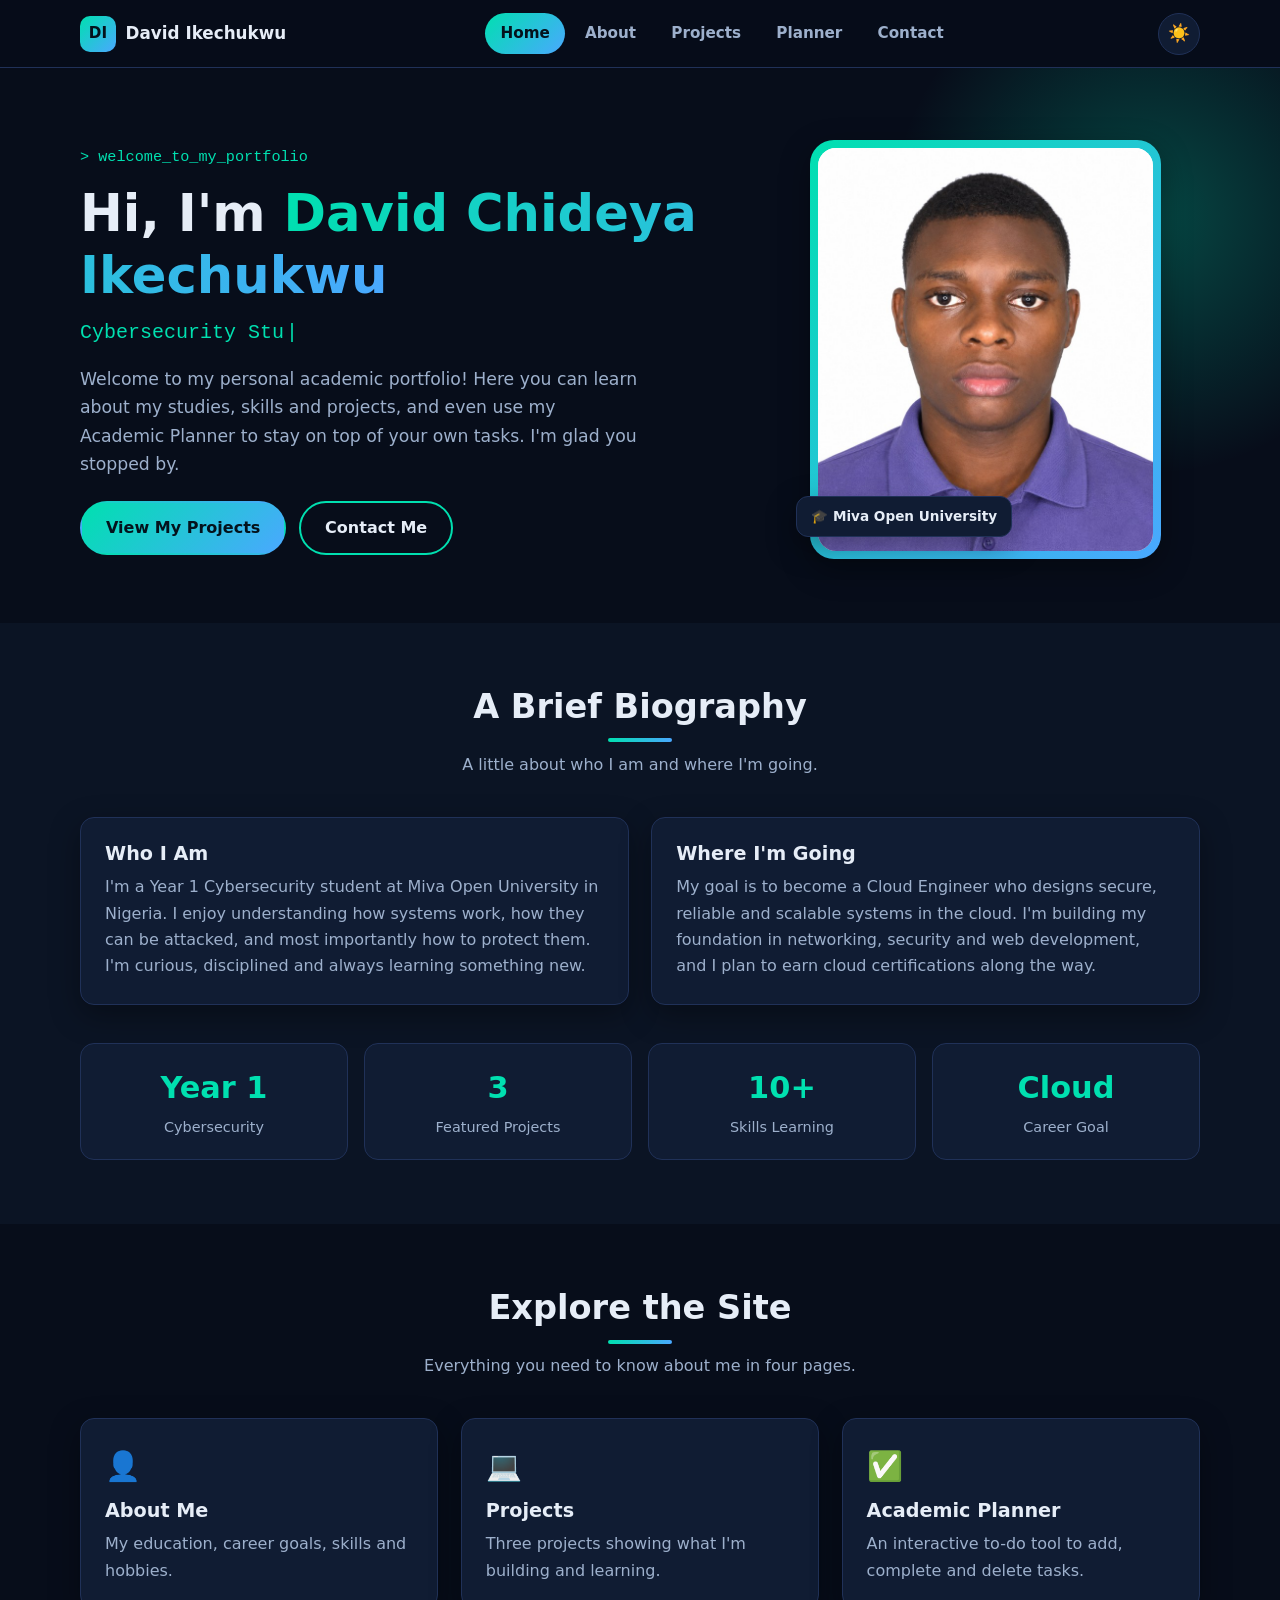
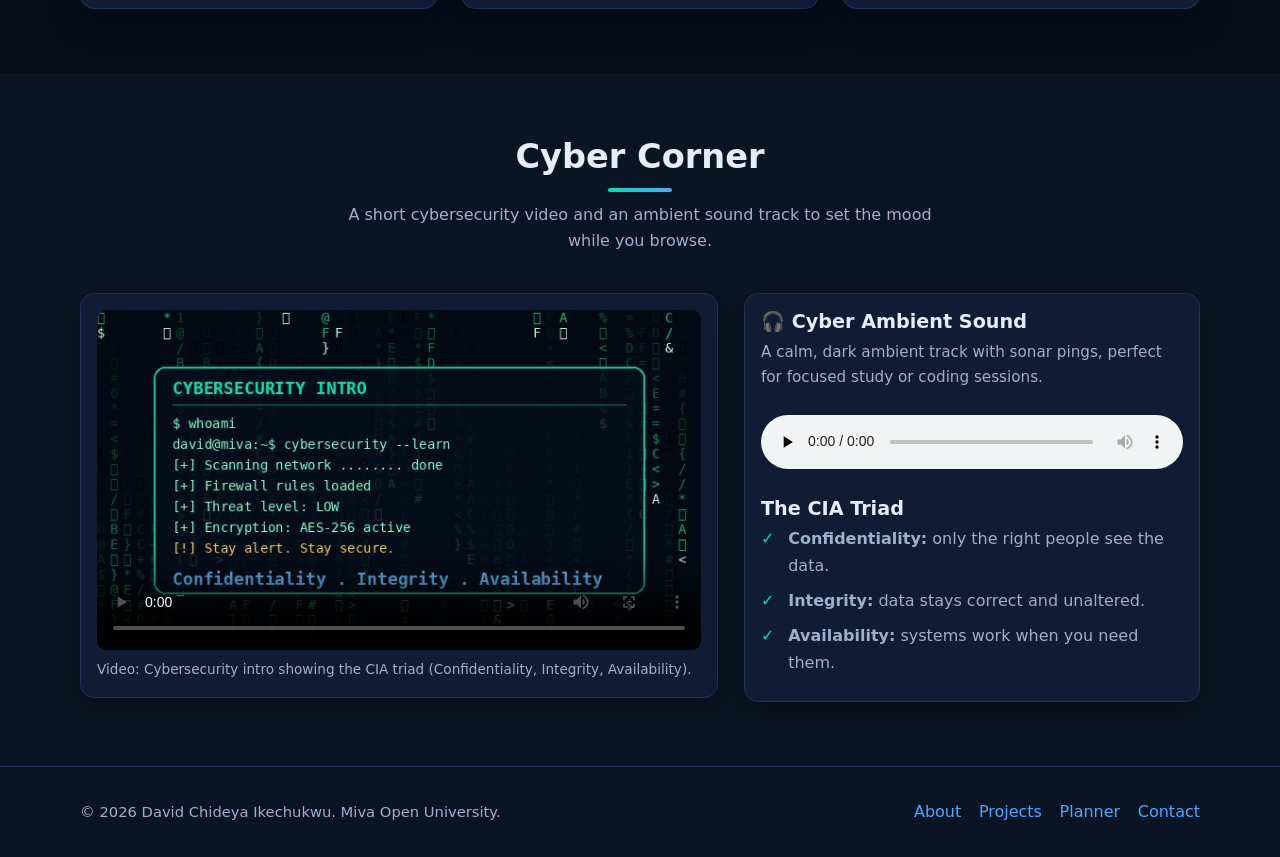
<file: index.html>
<!DOCTYPE html>
<html lang="en" data-theme="dark">
<head>
  <meta charset="UTF-8">
  <meta name="viewport" content="width=device-width, initial-scale=1.0">
  <meta name="description" content="Student portfolio of David Chideya Ikechukwu, a cybersecurity student at Miva Open University and aspiring cloud engineer.">
  <title>Home | David Chideya Ikechukwu</title>
  <link rel="icon" href="favicon.svg" type="image/svg+xml">
  <link rel="stylesheet" href="style.css">
  <script>
    /* Apply saved theme immediately to avoid a flash of the wrong colours */
    try { document.documentElement.setAttribute("data-theme", localStorage.getItem("portfolio-theme") || "dark"); } catch (e) {}
  </script>
  <script src="main.js"></script>
</head>
<body>
  <a class="skip-link" href="#main">Skip to main content</a>

  <header class="site-header">
    <div class="container nav-bar">
      <a class="brand" href="index.html" aria-label="David Ikechukwu home">
        <div class="brand-mark">DI</div>
        <span class="brand-name">David Ikechukwu</span>
      </a>
      <nav aria-label="Main navigation">
        <ul class="nav-links" id="navLinks">
          <li><a href="index.html" aria-current="page">Home</a></li>
          <li><a href="about.html">About</a></li>
          <li><a href="projects.html">Projects</a></li>
          <li><a href="planner.html">Planner</a></li>
          <li><a href="contact.html">Contact</a></li>
        </ul>
      </nav>
      <div class="nav-actions">
        <button class="icon-btn" id="themeToggle" type="button" aria-label="Toggle dark and light mode">&#9728;&#65039;</button>
        <button class="icon-btn menu-btn" id="menuToggle" type="button" aria-label="Open menu" aria-expanded="false" aria-controls="navLinks">&#9776;</button>
      </div>
    </div>
  </header>

  <main id="main">
    <!-- HERO -->
    <section class="hero" aria-labelledby="hero-title">
      <div class="container hero-grid">
        <div class="hero-text">
          <span class="eyebrow">&gt; welcome_to_my_portfolio</span>
          <h1 id="hero-title">Hi, I'm <span class="grad">David Chideya Ikechukwu</span></h1>
          <p class="typing" id="typing" aria-live="off">Cybersecurity Student</p>
          <p class="lead">Welcome to my personal academic portfolio! Here you can learn about my studies, skills and projects, and even use my Academic Planner to stay on top of your own tasks. I'm glad you stopped by.</p>
          <div class="hero-cta">
            <a class="btn btn-primary" href="projects.html">View My Projects</a>
            <a class="btn btn-outline" href="contact.html">Contact Me</a>
          </div>
        </div>
        <figure class="photo-frame">
          <img src="david.jpg" alt="Portrait photograph of David Chideya Ikechukwu in a purple polo shirt" width="700" height="822">
          <span class="photo-badge">&#127891; Miva Open University</span>
        </figure>
      </div>
    </section>

    <!-- BRIEF BIOGRAPHY -->
    <section class="section alt" aria-labelledby="bio-title">
      <div class="container">
        <div class="section-title reveal">
          <h2 id="bio-title">A Brief Biography</h2>
          <p>A little about who I am and where I'm going.</p>
        </div>
        <div class="grid grid-2">
          <article class="card reveal">
            <h3>Who I Am</h3>
            <p>I'm a Year 1 Cybersecurity student at Miva Open University in Nigeria. I enjoy understanding how systems work, how they can be attacked, and most importantly how to protect them. I'm curious, disciplined and always learning something new.</p>
          </article>
          <article class="card reveal">
            <h3>Where I'm Going</h3>
            <p>My goal is to become a Cloud Engineer who designs secure, reliable and scalable systems in the cloud. I'm building my foundation in networking, security and web development, and I plan to earn cloud certifications along the way.</p>
          </article>
        </div>

        <div class="stats reveal">
          <div class="stat"><strong>Year 1</strong><span>Cybersecurity</span></div>
          <div class="stat"><strong>3</strong><span>Featured Projects</span></div>
          <div class="stat"><strong>10+</strong><span>Skills Learning</span></div>
          <div class="stat"><strong>Cloud</strong><span>Career Goal</span></div>
        </div>
      </div>
    </section>

    <!-- WHAT YOU WILL FIND -->
    <section class="section" aria-labelledby="explore-title">
      <div class="container">
        <div class="section-title reveal">
          <h2 id="explore-title">Explore the Site</h2>
          <p>Everything you need to know about me in four pages.</p>
        </div>
        <div class="grid grid-3">
          <a class="card reveal" href="about.html" style="color:inherit">
            <div class="icon" aria-hidden="true">&#128100;</div>
            <h3>About Me</h3>
            <p>My education, career goals, skills and hobbies.</p>
          </a>
          <a class="card reveal" href="projects.html" style="color:inherit">
            <div class="icon" aria-hidden="true">&#128187;</div>
            <h3>Projects</h3>
            <p>Three projects showing what I'm building and learning.</p>
          </a>
          <a class="card reveal" href="planner.html" style="color:inherit">
            <div class="icon" aria-hidden="true">&#9989;</div>
            <h3>Academic Planner</h3>
            <p>An interactive to-do tool to add, complete and delete tasks.</p>
          </a>
        </div>
      </div>
    </section>

    <!-- CYBER CORNER (multimedia) -->
    <section class="section alt" aria-labelledby="cyber-title">
      <div class="container">
        <div class="section-title reveal">
          <h2 id="cyber-title">Cyber Corner</h2>
          <p>A short cybersecurity video and an ambient sound track to set the mood while you browse.</p>
        </div>
        <div class="media-grid">
          <figure class="media-box reveal">
            <video controls preload="metadata" poster="video-poster.jpg" aria-describedby="video-caption">
              <source src="cyber-intro.mp4" type="video/mp4">
              Your browser does not support the video tag.
            </video>
            <figcaption id="video-caption">Video: Cybersecurity intro showing the CIA triad (Confidentiality, Integrity, Availability).</figcaption>
          </figure>
          <div class="media-box reveal">
            <h3>&#127911; Cyber Ambient Sound</h3>
            <p>A calm, dark ambient track with sonar pings, perfect for focused study or coding sessions.</p>
            <audio controls loop preload="none">
              <source src="cyber-ambient.mp3" type="audio/mpeg">
              Your browser does not support the audio element.
            </audio>
            <h3 style="margin-top:1.2rem">The CIA Triad</h3>
            <ul class="check-list">
              <li><strong>Confidentiality:</strong> only the right people see the data.</li>
              <li><strong>Integrity:</strong> data stays correct and unaltered.</li>
              <li><strong>Availability:</strong> systems work when you need them.</li>
            </ul>
          </div>
        </div>
      </div>
    </section>
  </main>

  <footer class="site-footer">
    <div class="container footer-grid">
      <p>&copy; <span id="year">2026</span> David Chideya Ikechukwu. Miva Open University.</p>
      <ul class="footer-links">
        <li><a href="about.html">About</a></li>
        <li><a href="projects.html">Projects</a></li>
        <li><a href="planner.html">Planner</a></li>
        <li><a href="contact.html">Contact</a></li>
      </ul>
    </div>
  </footer>
</body>
</html>
</file>
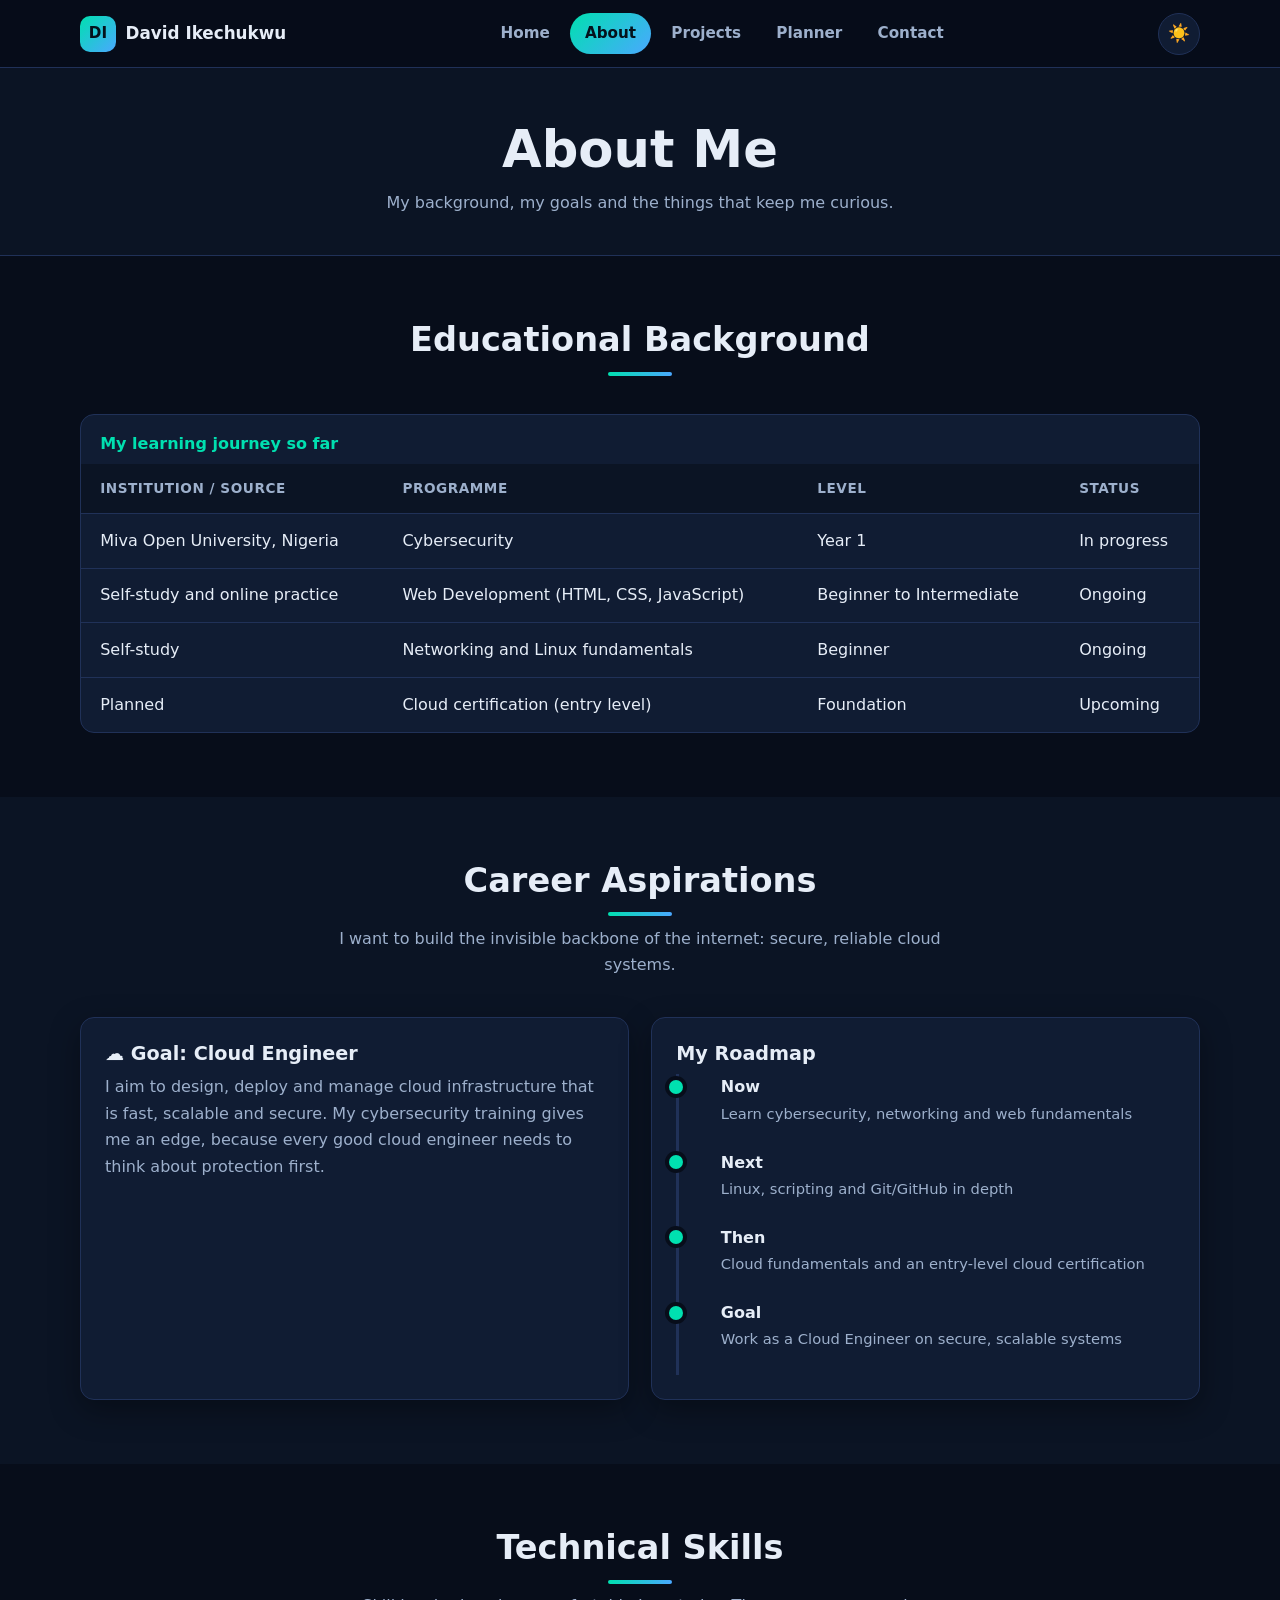
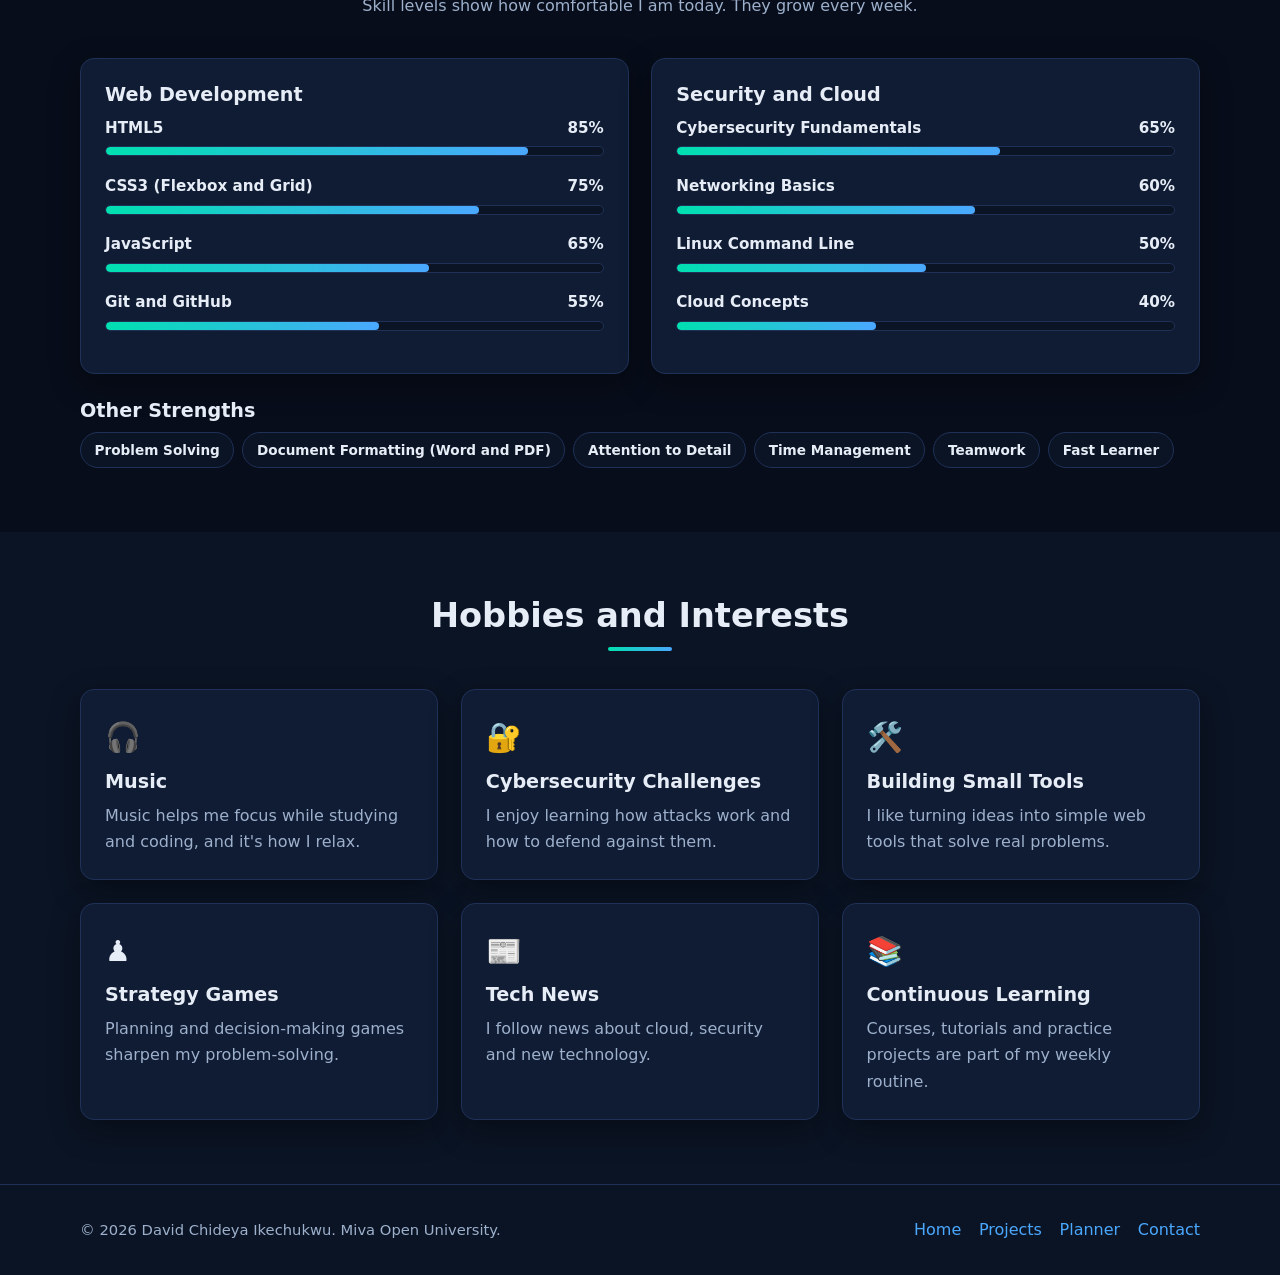
<file: about.html>
<!DOCTYPE html>
<html lang="en" data-theme="dark">
<head>
  <meta charset="UTF-8">
  <meta name="viewport" content="width=device-width, initial-scale=1.0">
  <meta name="description" content="About David Chideya Ikechukwu: education, career aspirations, technical skills, hobbies and interests.">
  <title>About Me | David Chideya Ikechukwu</title>
  <link rel="icon" href="favicon.svg" type="image/svg+xml">
  <link rel="stylesheet" href="style.css">
  <script>
    try { document.documentElement.setAttribute("data-theme", localStorage.getItem("portfolio-theme") || "dark"); } catch (e) {}
  </script>
  <script src="main.js"></script>
</head>
<body>
  <a class="skip-link" href="#main">Skip to main content</a>

  <header class="site-header">
    <div class="container nav-bar">
      <a class="brand" href="index.html" aria-label="David Ikechukwu home">
        <div class="brand-mark">DI</div>
        <span class="brand-name">David Ikechukwu</span>
      </a>
      <nav aria-label="Main navigation">
        <ul class="nav-links" id="navLinks">
          <li><a href="index.html">Home</a></li>
          <li><a href="about.html" aria-current="page">About</a></li>
          <li><a href="projects.html">Projects</a></li>
          <li><a href="planner.html">Planner</a></li>
          <li><a href="contact.html">Contact</a></li>
        </ul>
      </nav>
      <div class="nav-actions">
        <button class="icon-btn" id="themeToggle" type="button" aria-label="Toggle dark and light mode">&#9728;&#65039;</button>
        <button class="icon-btn menu-btn" id="menuToggle" type="button" aria-label="Open menu" aria-expanded="false" aria-controls="navLinks">&#9776;</button>
      </div>
    </div>
  </header>

  <main id="main">
    <section class="page-banner">
      <div class="container">
        <h1>About Me</h1>
        <p>My background, my goals and the things that keep me curious.</p>
      </div>
    </section>

    <!-- EDUCATION -->
    <section class="section" aria-labelledby="edu-title">
      <div class="container">
        <div class="section-title reveal"><h2 id="edu-title">Educational Background</h2></div>
        <div class="table-wrap reveal">
          <table>
            <caption>My learning journey so far</caption>
            <thead>
              <tr><th scope="col">Institution / Source</th><th scope="col">Programme</th><th scope="col">Level</th><th scope="col">Status</th></tr>
            </thead>
            <tbody>
              <tr><td>Miva Open University, Nigeria</td><td>Cybersecurity</td><td>Year 1</td><td>In progress</td></tr>
              <tr><td>Self-study and online practice</td><td>Web Development (HTML, CSS, JavaScript)</td><td>Beginner to Intermediate</td><td>Ongoing</td></tr>
              <tr><td>Self-study</td><td>Networking and Linux fundamentals</td><td>Beginner</td><td>Ongoing</td></tr>
              <tr><td>Planned</td><td>Cloud certification (entry level)</td><td>Foundation</td><td>Upcoming</td></tr>
            </tbody>
          </table>
        </div>
      </div>
    </section>

    <!-- CAREER ASPIRATIONS -->
    <section class="section alt" aria-labelledby="career-title">
      <div class="container">
        <div class="section-title reveal"><h2 id="career-title">Career Aspirations</h2>
          <p>I want to build the invisible backbone of the internet: secure, reliable cloud systems.</p>
        </div>
        <div class="grid grid-2">
          <article class="card reveal">
            <h3>&#9729;&#65039; Goal: Cloud Engineer</h3>
            <p>I aim to design, deploy and manage cloud infrastructure that is fast, scalable and secure. My cybersecurity training gives me an edge, because every good cloud engineer needs to think about protection first.</p>
          </article>
          <div class="card reveal">
            <h3>My Roadmap</h3>
            <ol class="timeline">
              <li><strong>Now</strong><span>Learn cybersecurity, networking and web fundamentals</span></li>
              <li><strong>Next</strong><span>Linux, scripting and Git/GitHub in depth</span></li>
              <li><strong>Then</strong><span>Cloud fundamentals and an entry-level cloud certification</span></li>
              <li><strong>Goal</strong><span>Work as a Cloud Engineer on secure, scalable systems</span></li>
            </ol>
          </div>
        </div>
      </div>
    </section>

    <!-- SKILLS -->
    <section class="section" aria-labelledby="skills-title">
      <div class="container">
        <div class="section-title reveal"><h2 id="skills-title">Technical Skills</h2>
          <p>Skill levels show how comfortable I am today. They grow every week.</p>
        </div>
        <div class="grid grid-2">
          <div class="card reveal">
            <h3>Web Development</h3>
            <div class="skill"><div class="skill-head"><span>HTML5</span><span>85%</span></div><div class="bar"><span data-level="85"></span></div></div>
            <div class="skill"><div class="skill-head"><span>CSS3 (Flexbox and Grid)</span><span>75%</span></div><div class="bar"><span data-level="75"></span></div></div>
            <div class="skill"><div class="skill-head"><span>JavaScript</span><span>65%</span></div><div class="bar"><span data-level="65"></span></div></div>
            <div class="skill"><div class="skill-head"><span>Git and GitHub</span><span>55%</span></div><div class="bar"><span data-level="55"></span></div></div>
          </div>
          <div class="card reveal">
            <h3>Security and Cloud</h3>
            <div class="skill"><div class="skill-head"><span>Cybersecurity Fundamentals</span><span>65%</span></div><div class="bar"><span data-level="65"></span></div></div>
            <div class="skill"><div class="skill-head"><span>Networking Basics</span><span>60%</span></div><div class="bar"><span data-level="60"></span></div></div>
            <div class="skill"><div class="skill-head"><span>Linux Command Line</span><span>50%</span></div><div class="bar"><span data-level="50"></span></div></div>
            <div class="skill"><div class="skill-head"><span>Cloud Concepts</span><span>40%</span></div><div class="bar"><span data-level="40"></span></div></div>
          </div>
        </div>
        <div class="reveal" style="margin-top:1.6rem">
          <h3>Other Strengths</h3>
          <ul class="tag-list">
            <li>Problem Solving</li>
            <li>Document Formatting (Word and PDF)</li>
            <li>Attention to Detail</li>
            <li>Time Management</li>
            <li>Teamwork</li>
            <li>Fast Learner</li>
          </ul>
        </div>
      </div>
    </section>

    <!-- HOBBIES -->
    <section class="section alt" aria-labelledby="hobby-title">
      <div class="container">
        <div class="section-title reveal"><h2 id="hobby-title">Hobbies and Interests</h2></div>
        <div class="grid grid-3">
          <article class="card reveal"><div class="icon" aria-hidden="true">&#127911;</div><h3>Music</h3><p>Music helps me focus while studying and coding, and it's how I relax.</p></article>
          <article class="card reveal"><div class="icon" aria-hidden="true">&#128272;</div><h3>Cybersecurity Challenges</h3><p>I enjoy learning how attacks work and how to defend against them.</p></article>
          <article class="card reveal"><div class="icon" aria-hidden="true">&#128736;&#65039;</div><h3>Building Small Tools</h3><p>I like turning ideas into simple web tools that solve real problems.</p></article>
          <article class="card reveal"><div class="icon" aria-hidden="true">&#9823;&#65039;</div><h3>Strategy Games</h3><p>Planning and decision-making games sharpen my problem-solving.</p></article>
          <article class="card reveal"><div class="icon" aria-hidden="true">&#128240;</div><h3>Tech News</h3><p>I follow news about cloud, security and new technology.</p></article>
          <article class="card reveal"><div class="icon" aria-hidden="true">&#128218;</div><h3>Continuous Learning</h3><p>Courses, tutorials and practice projects are part of my weekly routine.</p></article>
        </div>
      </div>
    </section>
  </main>

  <footer class="site-footer">
    <div class="container footer-grid">
      <p>&copy; <span id="year">2026</span> David Chideya Ikechukwu. Miva Open University.</p>
      <ul class="footer-links">
        <li><a href="index.html">Home</a></li>
        <li><a href="projects.html">Projects</a></li>
        <li><a href="planner.html">Planner</a></li>
        <li><a href="contact.html">Contact</a></li>
      </ul>
    </div>
  </footer>
</body>
</html>
</file>
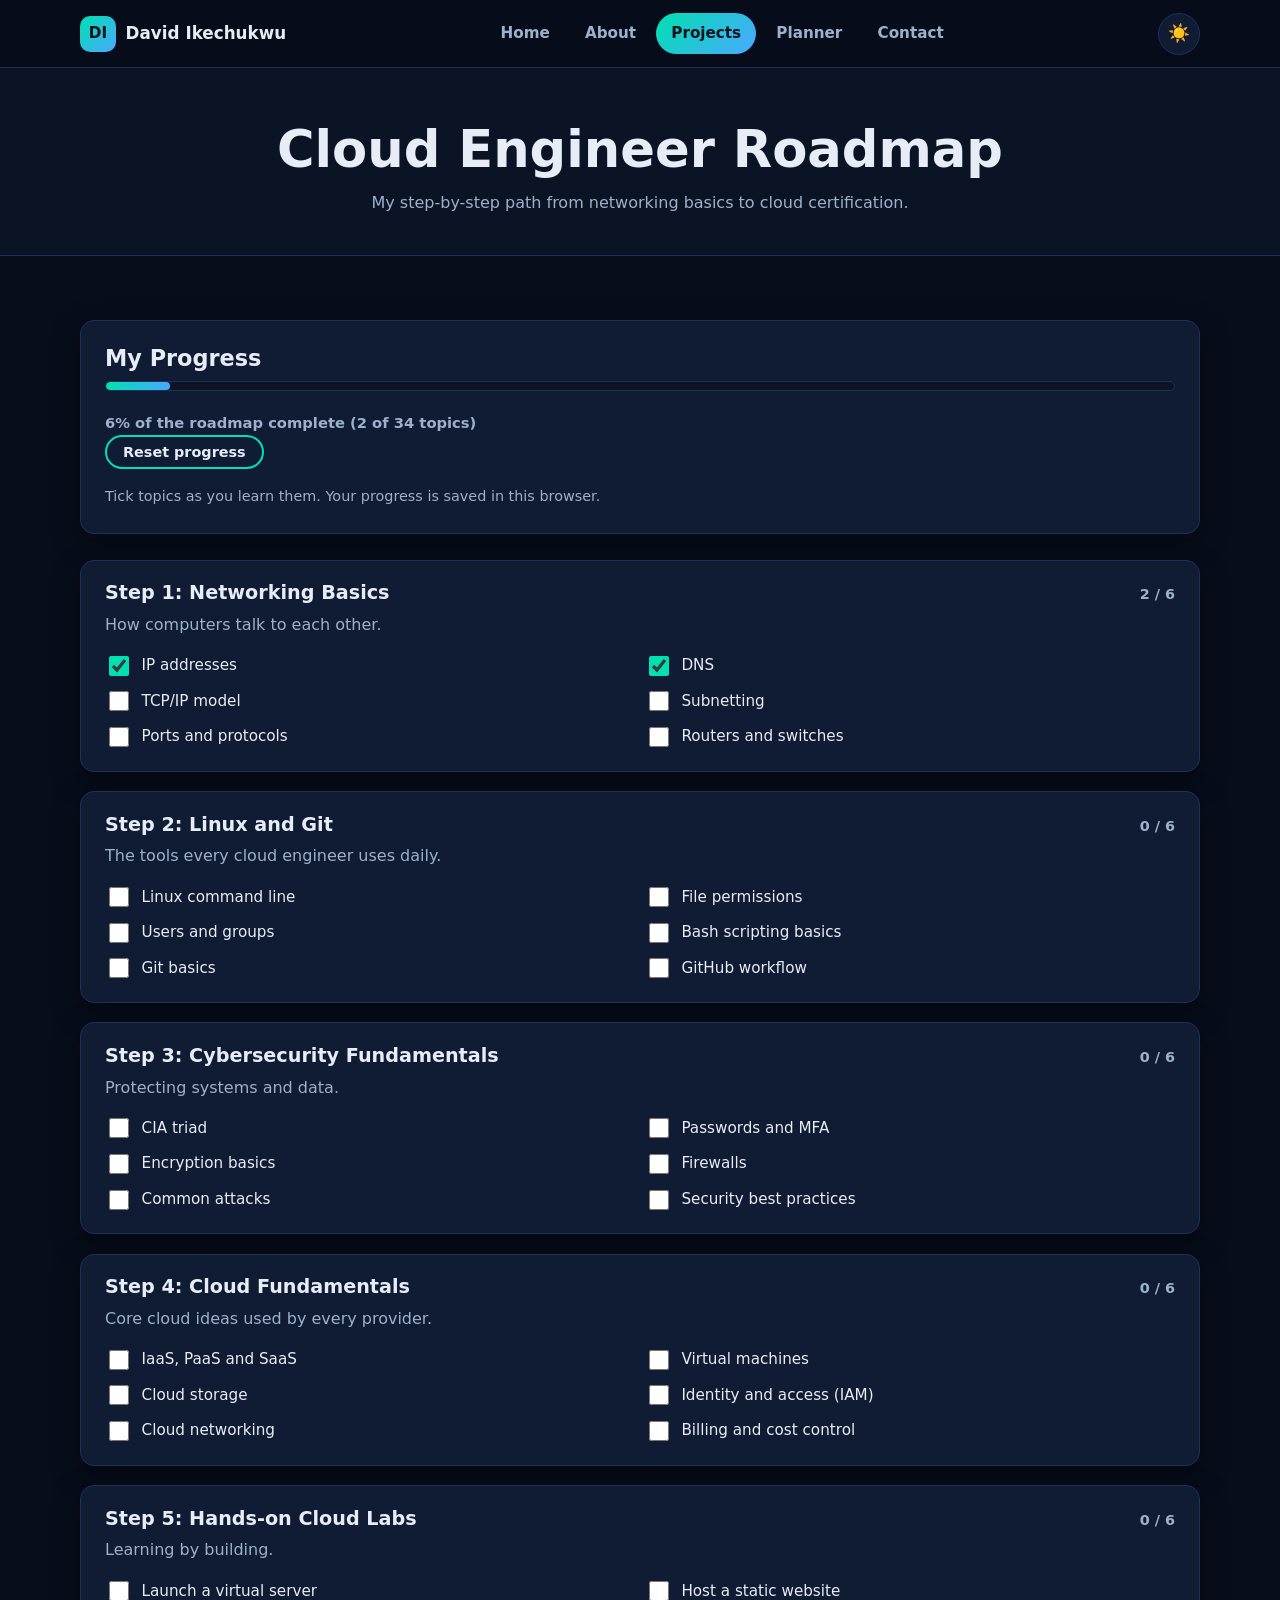
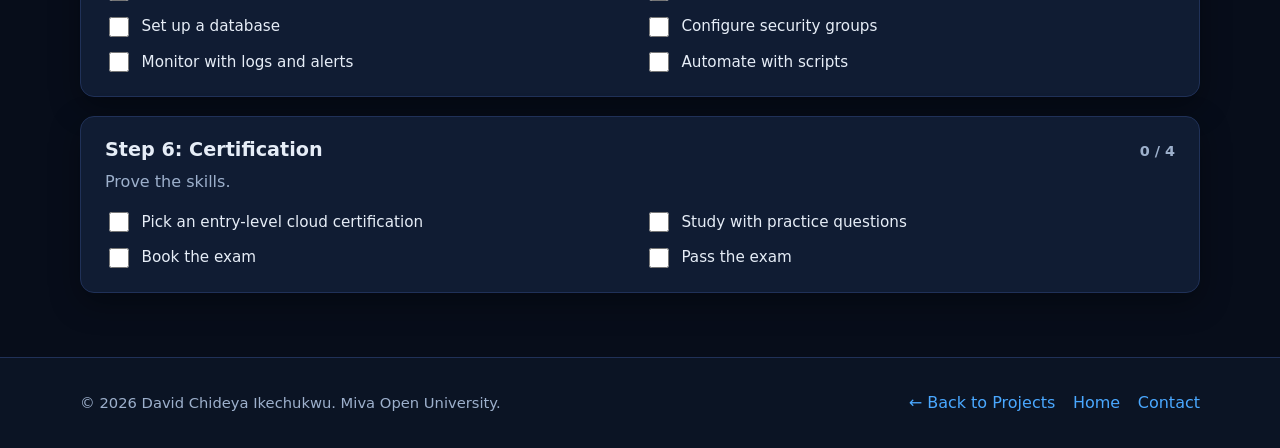
<file: cloud-roadmap.html>
<!DOCTYPE html>
<html lang="en" data-theme="dark">
<head>
  <meta charset="UTF-8">
  <meta name="viewport" content="width=device-width, initial-scale=1.0">
  <meta name="description" content="An interactive roadmap tracker for becoming a cloud engineer.">
  <title>Cloud Engineer Roadmap | David Chideya Ikechukwu</title>
  <link rel="icon" href="favicon.svg" type="image/svg+xml">
  <link rel="stylesheet" href="style.css">
  <script>
    try { document.documentElement.setAttribute("data-theme", localStorage.getItem("portfolio-theme") || "dark"); } catch (e) {}
  </script>
  <script src="main.js"></script>
  <script src="roadmap-demo.js" defer></script>
</head>
<body>
  <a class="skip-link" href="#main">Skip to main content</a>

  <header class="site-header">
    <div class="container nav-bar">
      <a class="brand" href="index.html" aria-label="David Ikechukwu home">
        <div class="brand-mark">DI</div>
        <span class="brand-name">David Ikechukwu</span>
      </a>
      <nav aria-label="Main navigation">
        <ul class="nav-links" id="navLinks">
          <li><a href="index.html">Home</a></li>
          <li><a href="about.html">About</a></li>
          <li><a href="projects.html" aria-current="page">Projects</a></li>
          <li><a href="planner.html">Planner</a></li>
          <li><a href="contact.html">Contact</a></li>
        </ul>
      </nav>
      <div class="nav-actions">
        <button class="icon-btn" id="themeToggle" type="button" aria-label="Toggle dark and light mode">&#9728;&#65039;</button>
        <button class="icon-btn menu-btn" id="menuToggle" type="button" aria-label="Open menu" aria-expanded="false" aria-controls="navLinks">&#9776;</button>
      </div>
    </div>
  </header>

  <main id="main">
    <section class="page-banner">
      <div class="container">
        <h1>Cloud Engineer Roadmap</h1>
        <p>My step-by-step path from networking basics to cloud certification.</p>
      </div>
    </section>

    <section class="section" aria-label="Cloud engineer roadmap">
      <div class="container">
        <div class="card" style="margin-bottom:1.6rem">
          <h2 style="font-size:1.4rem">My Progress</h2>
          <div class="progress-row">
            <div class="bar" aria-hidden="true"><span id="rmFill" style="width:0"></span></div>
          </div>
          <p class="counter" id="rmText" aria-live="polite">0% of the roadmap complete</p>
          <button class="btn btn-outline btn-sm" id="rmReset" type="button">Reset progress</button>
          <p class="demo-note">Tick topics as you learn them. Your progress is saved in this browser.</p>
        </div>
        <div class="roadmap" id="roadmap"></div>
      </div>
    </section>
  </main>

  <footer class="site-footer">
    <div class="container footer-grid">
      <p>&copy; <span id="year">2026</span> David Chideya Ikechukwu. Miva Open University.</p>
      <ul class="footer-links">
        <li><a href="projects.html">&larr; Back to Projects</a></li>
        <li><a href="index.html">Home</a></li>
        <li><a href="contact.html">Contact</a></li>
      </ul>
    </div>
  </footer>
</body>
</html>
</file>
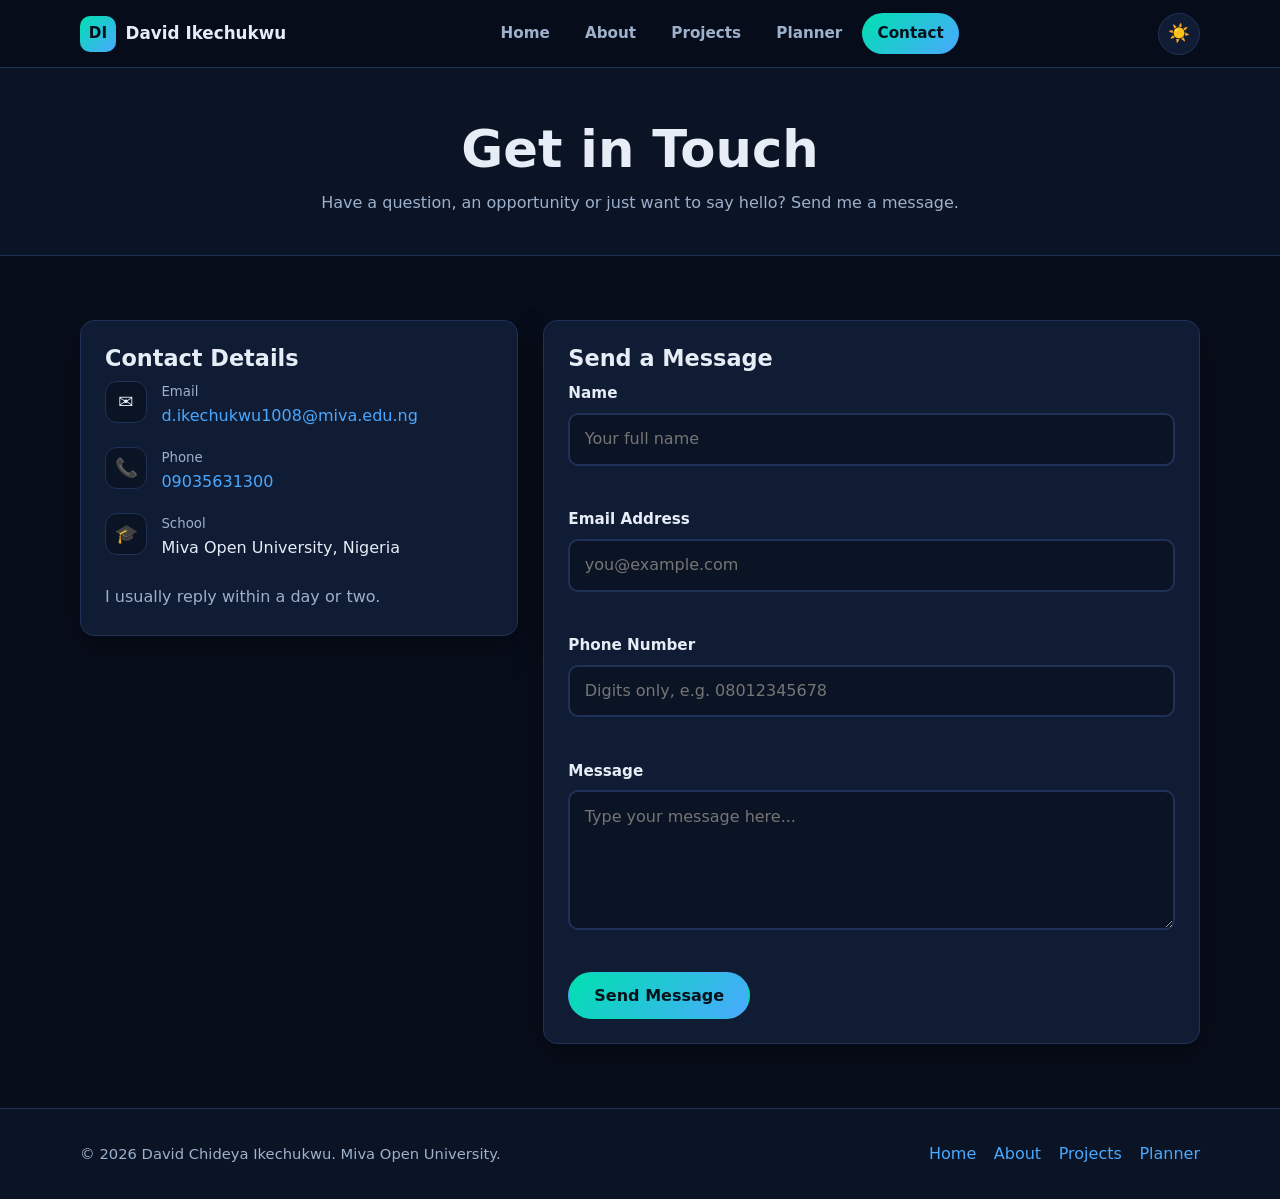
<file: contact.html>
<!DOCTYPE html>
<html lang="en" data-theme="dark">
<head>
  <meta charset="UTF-8">
  <meta name="viewport" content="width=device-width, initial-scale=1.0">
  <meta name="description" content="Contact David Chideya Ikechukwu by email, phone or through the contact form.">
  <title>Contact | David Chideya Ikechukwu</title>
  <link rel="icon" href="favicon.svg" type="image/svg+xml">
  <link rel="stylesheet" href="style.css">
  <script>
    try { document.documentElement.setAttribute("data-theme", localStorage.getItem("portfolio-theme") || "dark"); } catch (e) {}
  </script>
  <script src="main.js"></script>
  <script src="contact.js" defer></script>
</head>
<body>
  <a class="skip-link" href="#main">Skip to main content</a>

  <header class="site-header">
    <div class="container nav-bar">
      <a class="brand" href="index.html" aria-label="David Ikechukwu home">
        <div class="brand-mark">DI</div>
        <span class="brand-name">David Ikechukwu</span>
      </a>
      <nav aria-label="Main navigation">
        <ul class="nav-links" id="navLinks">
          <li><a href="index.html">Home</a></li>
          <li><a href="about.html">About</a></li>
          <li><a href="projects.html">Projects</a></li>
          <li><a href="planner.html">Planner</a></li>
          <li><a href="contact.html" aria-current="page">Contact</a></li>
        </ul>
      </nav>
      <div class="nav-actions">
        <button class="icon-btn" id="themeToggle" type="button" aria-label="Toggle dark and light mode">&#9728;&#65039;</button>
        <button class="icon-btn menu-btn" id="menuToggle" type="button" aria-label="Open menu" aria-expanded="false" aria-controls="navLinks">&#9776;</button>
      </div>
    </div>
  </header>

  <main id="main">
    <section class="page-banner">
      <div class="container">
        <h1>Get in Touch</h1>
        <p>Have a question, an opportunity or just want to say hello? Send me a message.</p>
      </div>
    </section>

    <section class="section" aria-label="Contact">
      <div class="container contact-wrap">

        <aside class="card">
          <h2 style="font-size:1.4rem">Contact Details</h2>
          <ul class="contact-list">
            <li>
              <span class="ci" aria-hidden="true">&#9993;&#65039;</span>
              <div><small>Email</small><a href="mailto:d.ikechukwu1008@miva.edu.ng">d.ikechukwu1008@miva.edu.ng</a></div>
            </li>
            <li>
              <span class="ci" aria-hidden="true">&#128222;</span>
              <div><small>Phone</small><a href="tel:+2349035631300">09035631300</a></div>
            </li>
            <li>
              <span class="ci" aria-hidden="true">&#127891;</span>
              <div><small>School</small>Miva Open University, Nigeria</div>
            </li>
          </ul>
          <p style="margin-top:1.4rem">I usually reply within a day or two.</p>
        </aside>

        <div class="card">
          <h2 style="font-size:1.4rem">Send a Message</h2>
          <form id="contactForm" novalidate>
            <div class="field">
              <label for="name">Name</label>
              <input type="text" id="name" name="name" placeholder="Your full name" autocomplete="name">
              <span class="error-msg" id="nameError" role="alert"></span>
            </div>
            <div class="field">
              <label for="email">Email Address</label>
              <input type="email" id="email" name="email" placeholder="you@example.com" autocomplete="email">
              <span class="error-msg" id="emailError" role="alert"></span>
            </div>
            <div class="field">
              <label for="phone">Phone Number</label>
              <input type="tel" id="phone" name="phone" placeholder="Digits only, e.g. 08012345678" inputmode="numeric" autocomplete="tel">
              <span class="error-msg" id="phoneError" role="alert"></span>
            </div>
            <div class="field">
              <label for="message">Message</label>
              <textarea id="message" name="message" placeholder="Type your message here..."></textarea>
              <span class="error-msg" id="messageError" role="alert"></span>
            </div>
            <button class="btn btn-primary" type="submit">Send Message</button>
            <div id="formStatus" class="form-status" role="status" aria-live="polite"></div>
          </form>
        </div>

      </div>
    </section>
  </main>

  <footer class="site-footer">
    <div class="container footer-grid">
      <p>&copy; <span id="year">2026</span> David Chideya Ikechukwu. Miva Open University.</p>
      <ul class="footer-links">
        <li><a href="index.html">Home</a></li>
        <li><a href="about.html">About</a></li>
        <li><a href="projects.html">Projects</a></li>
        <li><a href="planner.html">Planner</a></li>
      </ul>
    </div>
  </footer>
</body>
</html>
</file>
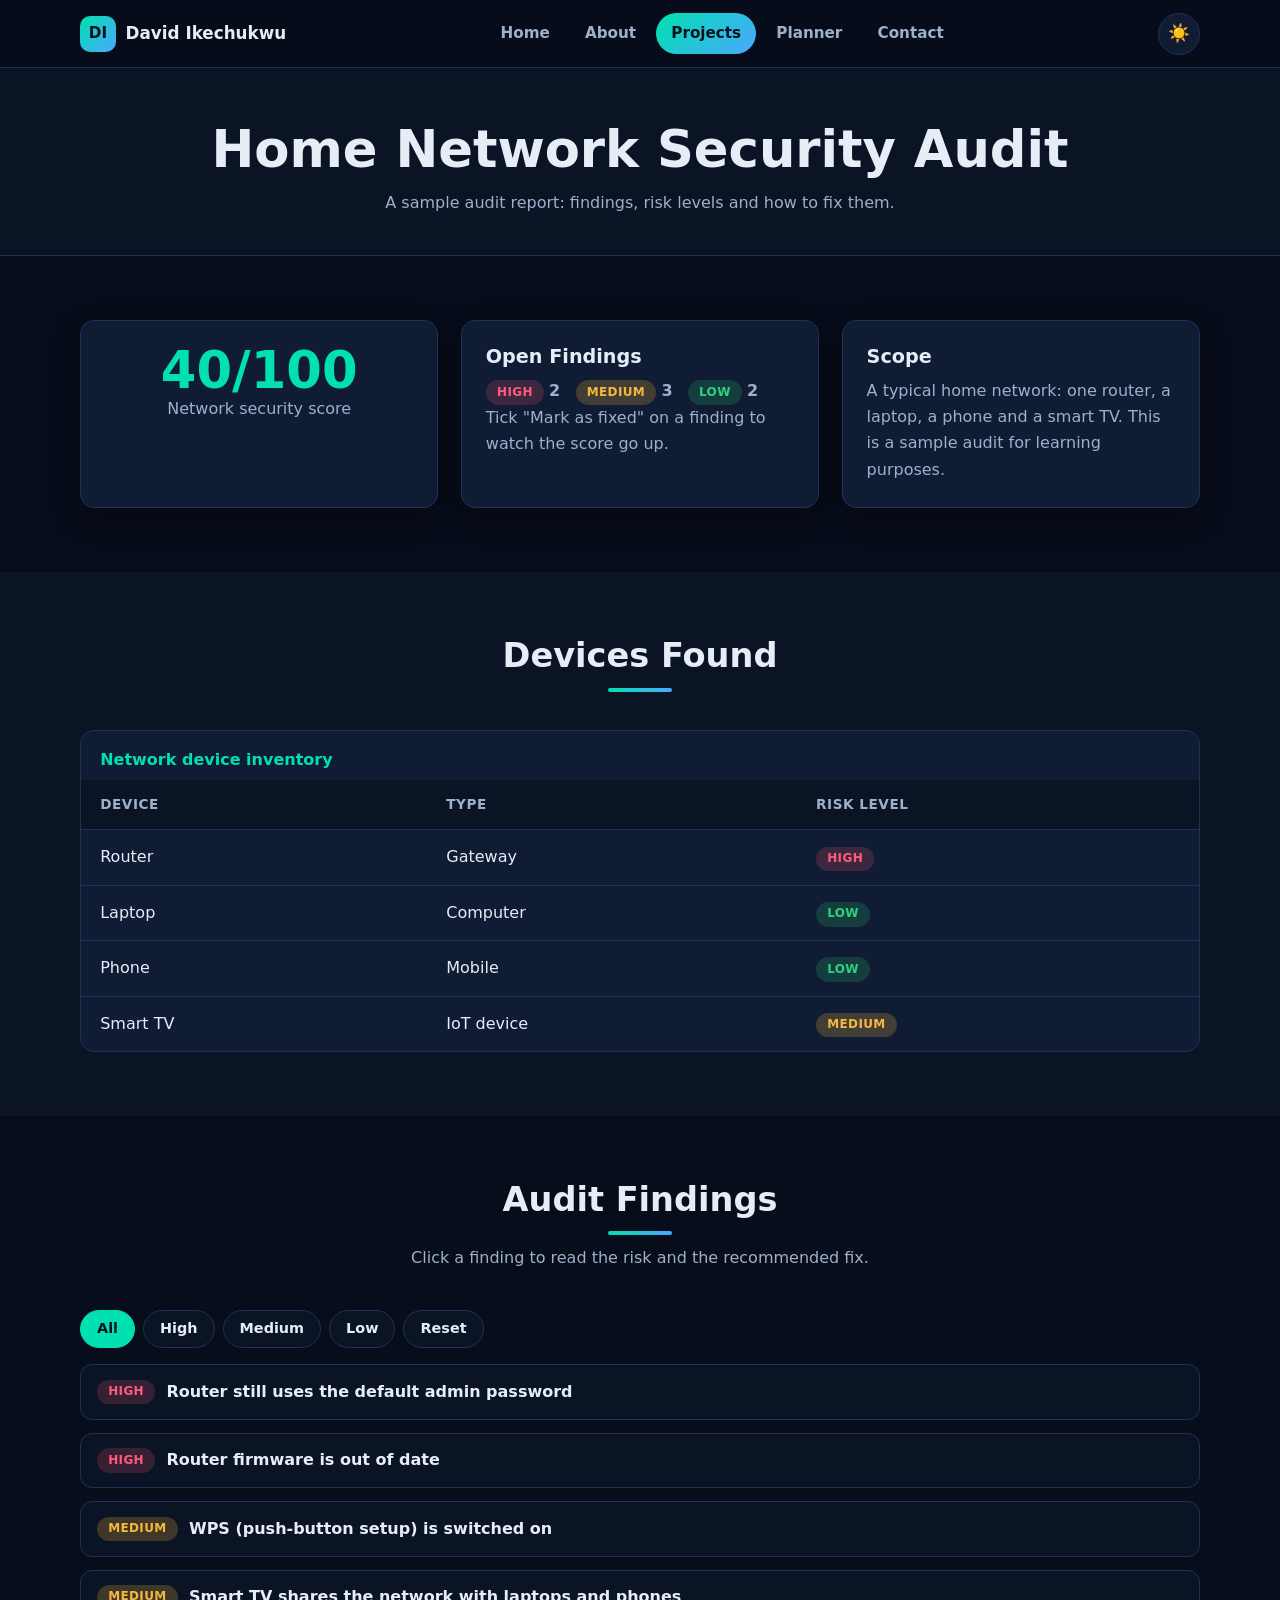
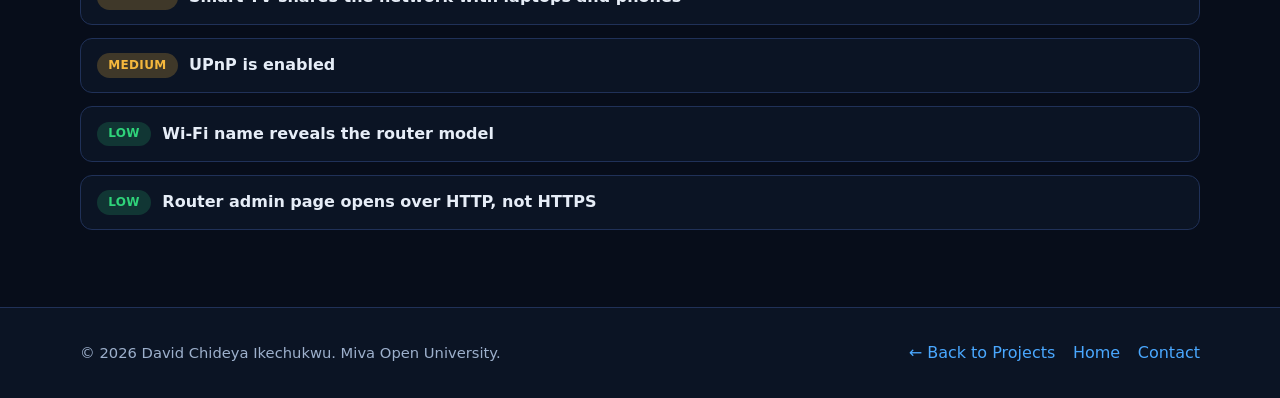
<file: network-audit.html>
<!DOCTYPE html>
<html lang="en" data-theme="dark">
<head>
  <meta charset="UTF-8">
  <meta name="viewport" content="width=device-width, initial-scale=1.0">
  <meta name="description" content="A sample home network security audit report with findings, risk levels and fixes.">
  <title>Home Network Security Audit | David Chideya Ikechukwu</title>
  <link rel="icon" href="favicon.svg" type="image/svg+xml">
  <link rel="stylesheet" href="style.css">
  <script>
    try { document.documentElement.setAttribute("data-theme", localStorage.getItem("portfolio-theme") || "dark"); } catch (e) {}
  </script>
  <script src="main.js"></script>
  <script src="network-demo.js" defer></script>
</head>
<body>
  <a class="skip-link" href="#main">Skip to main content</a>

  <header class="site-header">
    <div class="container nav-bar">
      <a class="brand" href="index.html" aria-label="David Ikechukwu home">
        <div class="brand-mark">DI</div>
        <span class="brand-name">David Ikechukwu</span>
      </a>
      <nav aria-label="Main navigation">
        <ul class="nav-links" id="navLinks">
          <li><a href="index.html">Home</a></li>
          <li><a href="about.html">About</a></li>
          <li><a href="projects.html" aria-current="page">Projects</a></li>
          <li><a href="planner.html">Planner</a></li>
          <li><a href="contact.html">Contact</a></li>
        </ul>
      </nav>
      <div class="nav-actions">
        <button class="icon-btn" id="themeToggle" type="button" aria-label="Toggle dark and light mode">&#9728;&#65039;</button>
        <button class="icon-btn menu-btn" id="menuToggle" type="button" aria-label="Open menu" aria-expanded="false" aria-controls="navLinks">&#9776;</button>
      </div>
    </div>
  </header>

  <main id="main">
    <section class="page-banner">
      <div class="container">
        <h1>Home Network Security Audit</h1>
        <p>A sample audit report: findings, risk levels and how to fix them.</p>
      </div>
    </section>

    <section class="section" aria-label="Audit summary">
      <div class="container">
        <div class="grid grid-3">
          <div class="card" style="text-align:center">
            <div class="score" id="auditScore">0/100</div>
            <p>Network security score</p>
          </div>
          <div class="card">
            <h3>Open Findings</h3>
            <p><span class="badge sev-high">High</span> <strong id="countHigh">0</strong> &nbsp;
               <span class="badge sev-medium">Medium</span> <strong id="countMedium">0</strong> &nbsp;
               <span class="badge sev-low">Low</span> <strong id="countLow">0</strong></p>
            <p style="margin-bottom:0">Tick "Mark as fixed" on a finding to watch the score go up.</p>
          </div>
          <div class="card">
            <h3>Scope</h3>
            <p style="margin-bottom:0">A typical home network: one router, a laptop, a phone and a smart TV. This is a sample audit for learning purposes.</p>
          </div>
        </div>
      </div>
    </section>

    <section class="section alt" aria-label="Devices">
      <div class="container">
        <div class="section-title"><h2>Devices Found</h2></div>
        <div class="table-wrap">
          <table>
            <caption>Network device inventory</caption>
            <thead><tr><th scope="col">Device</th><th scope="col">Type</th><th scope="col">Risk Level</th></tr></thead>
            <tbody id="deviceRows"></tbody>
          </table>
        </div>
      </div>
    </section>

    <section class="section" aria-label="Findings">
      <div class="container">
        <div class="section-title"><h2>Audit Findings</h2><p>Click a finding to read the risk and the recommended fix.</p></div>
        <div class="filters" role="group" aria-label="Filter findings">
          <button type="button" class="filter-btn active" data-filter="all">All</button>
          <button type="button" class="filter-btn" data-filter="high">High</button>
          <button type="button" class="filter-btn" data-filter="medium">Medium</button>
          <button type="button" class="filter-btn" data-filter="low">Low</button>
          <button type="button" class="filter-btn" id="resetAudit">Reset</button>
        </div>
        <ul class="findings-list" id="findings"></ul>
      </div>
    </section>
  </main>

  <footer class="site-footer">
    <div class="container footer-grid">
      <p>&copy; <span id="year">2026</span> David Chideya Ikechukwu. Miva Open University.</p>
      <ul class="footer-links">
        <li><a href="projects.html">&larr; Back to Projects</a></li>
        <li><a href="index.html">Home</a></li>
        <li><a href="contact.html">Contact</a></li>
      </ul>
    </div>
  </footer>
</body>
</html>
</file>
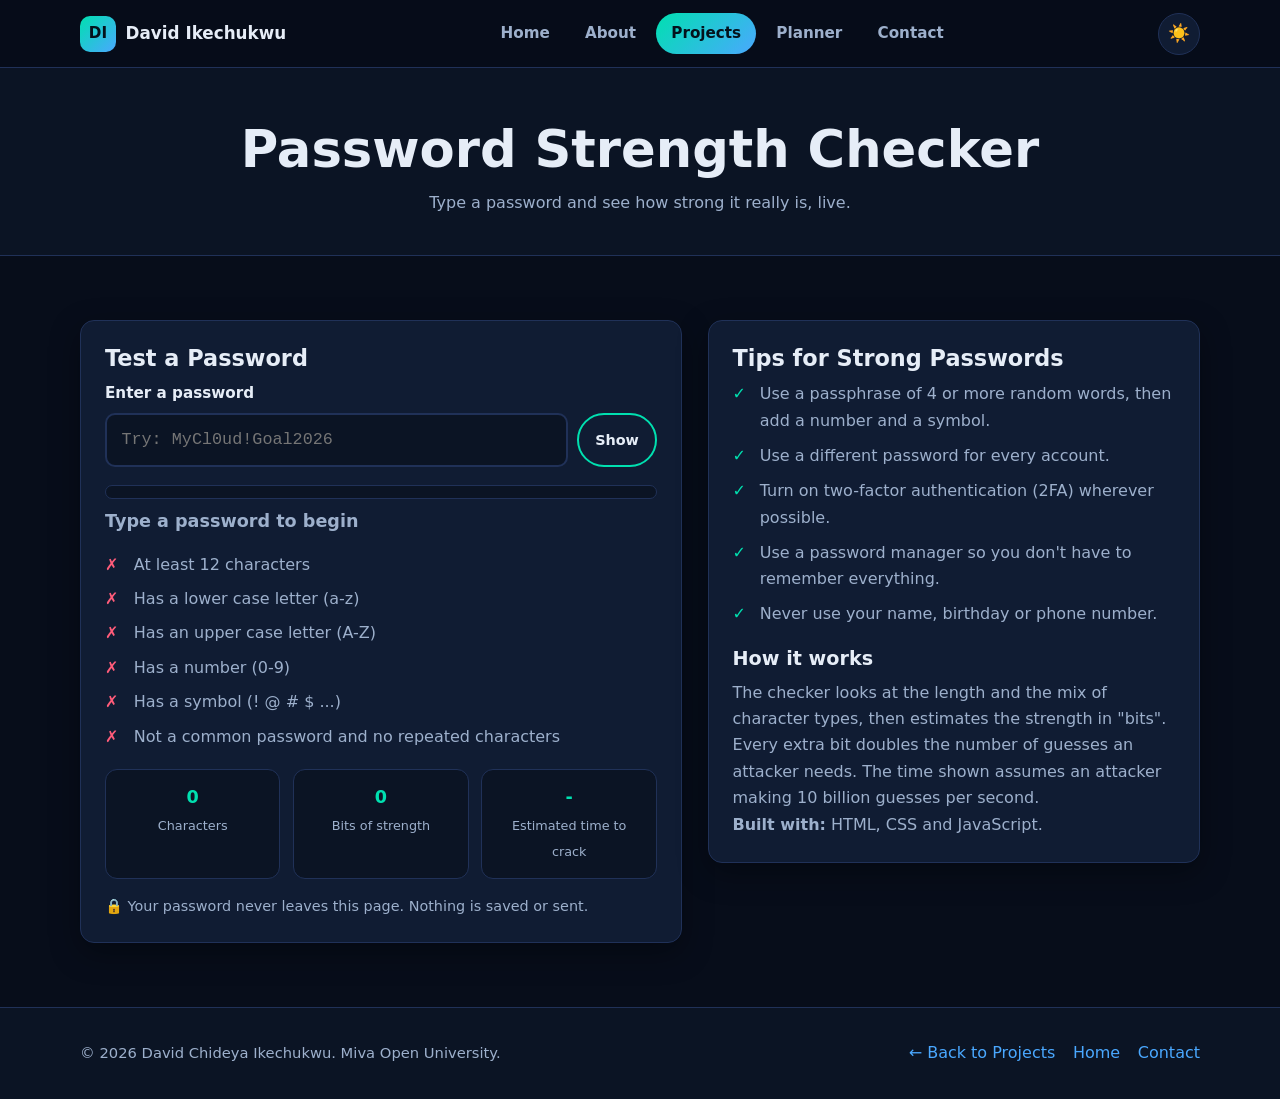
<file: password-checker.html>
<!DOCTYPE html>
<html lang="en" data-theme="dark">
<head>
  <meta charset="UTF-8">
  <meta name="viewport" content="width=device-width, initial-scale=1.0">
  <meta name="description" content="A working password strength checker built with HTML, CSS and JavaScript.">
  <title>Password Strength Checker | David Chideya Ikechukwu</title>
  <link rel="icon" href="favicon.svg" type="image/svg+xml">
  <link rel="stylesheet" href="style.css">
  <script>
    try { document.documentElement.setAttribute("data-theme", localStorage.getItem("portfolio-theme") || "dark"); } catch (e) {}
  </script>
  <script src="main.js"></script>
  <script src="password-demo.js" defer></script>
</head>
<body>
  <a class="skip-link" href="#main">Skip to main content</a>

  <header class="site-header">
    <div class="container nav-bar">
      <a class="brand" href="index.html" aria-label="David Ikechukwu home">
        <div class="brand-mark">DI</div>
        <span class="brand-name">David Ikechukwu</span>
      </a>
      <nav aria-label="Main navigation">
        <ul class="nav-links" id="navLinks">
          <li><a href="index.html">Home</a></li>
          <li><a href="about.html">About</a></li>
          <li><a href="projects.html" aria-current="page">Projects</a></li>
          <li><a href="planner.html">Planner</a></li>
          <li><a href="contact.html">Contact</a></li>
        </ul>
      </nav>
      <div class="nav-actions">
        <button class="icon-btn" id="themeToggle" type="button" aria-label="Toggle dark and light mode">&#9728;&#65039;</button>
        <button class="icon-btn menu-btn" id="menuToggle" type="button" aria-label="Open menu" aria-expanded="false" aria-controls="navLinks">&#9776;</button>
      </div>
    </div>
  </header>

  <main id="main">
    <section class="page-banner">
      <div class="container">
        <h1>Password Strength Checker</h1>
        <p>Type a password and see how strong it really is, live.</p>
      </div>
    </section>

    <section class="section" aria-label="Password checker">
      <div class="container demo-grid">
        <div class="card">
          <h2 style="font-size:1.4rem">Test a Password</h2>
          <div class="field">
            <label for="pw">Enter a password</label>
            <div class="pw-input">
              <input type="password" id="pw" autocomplete="off" spellcheck="false" placeholder="Try: MyCl0ud!Goal2026">
              <button class="btn btn-outline btn-sm" id="pwToggle" type="button" aria-pressed="false">Show</button>
            </div>
          </div>
          <div class="meter" aria-hidden="true"><span id="meterFill"></span></div>
          <div class="meter-label" id="meterLabel" aria-live="polite">Type a password to begin</div>
          <ul class="criteria" id="criteria">
            <li data-key="length">At least 12 characters</li>
            <li data-key="lower">Has a lower case letter (a-z)</li>
            <li data-key="upper">Has an upper case letter (A-Z)</li>
            <li data-key="number">Has a number (0-9)</li>
            <li data-key="symbol">Has a symbol (! @ # $ ...)</li>
            <li data-key="common">Not a common password and no repeated characters</li>
          </ul>
          <div class="mini-stats">
            <div><strong id="statLength">0</strong><span>Characters</span></div>
            <div><strong id="statBits">0</strong><span>Bits of strength</span></div>
            <div><strong id="statTime">-</strong><span>Estimated time to crack</span></div>
          </div>
          <p class="demo-note">&#128274; Your password never leaves this page. Nothing is saved or sent.</p>
        </div>

        <aside class="card">
          <h2 style="font-size:1.4rem">Tips for Strong Passwords</h2>
          <ul class="check-list">
            <li>Use a passphrase of 4 or more random words, then add a number and a symbol.</li>
            <li>Use a different password for every account.</li>
            <li>Turn on two-factor authentication (2FA) wherever possible.</li>
            <li>Use a password manager so you don't have to remember everything.</li>
            <li>Never use your name, birthday or phone number.</li>
          </ul>
          <h3 style="margin-top:1.2rem">How it works</h3>
          <p>The checker looks at the length and the mix of character types, then estimates the strength in "bits". Every extra bit doubles the number of guesses an attacker needs. The time shown assumes an attacker making 10 billion guesses per second.</p>
          <p style="margin-bottom:0"><strong>Built with:</strong> HTML, CSS and JavaScript.</p>
        </aside>
      </div>
    </section>
  </main>

  <footer class="site-footer">
    <div class="container footer-grid">
      <p>&copy; <span id="year">2026</span> David Chideya Ikechukwu. Miva Open University.</p>
      <ul class="footer-links">
        <li><a href="projects.html">&larr; Back to Projects</a></li>
        <li><a href="index.html">Home</a></li>
        <li><a href="contact.html">Contact</a></li>
      </ul>
    </div>
  </footer>
</body>
</html>
</file>
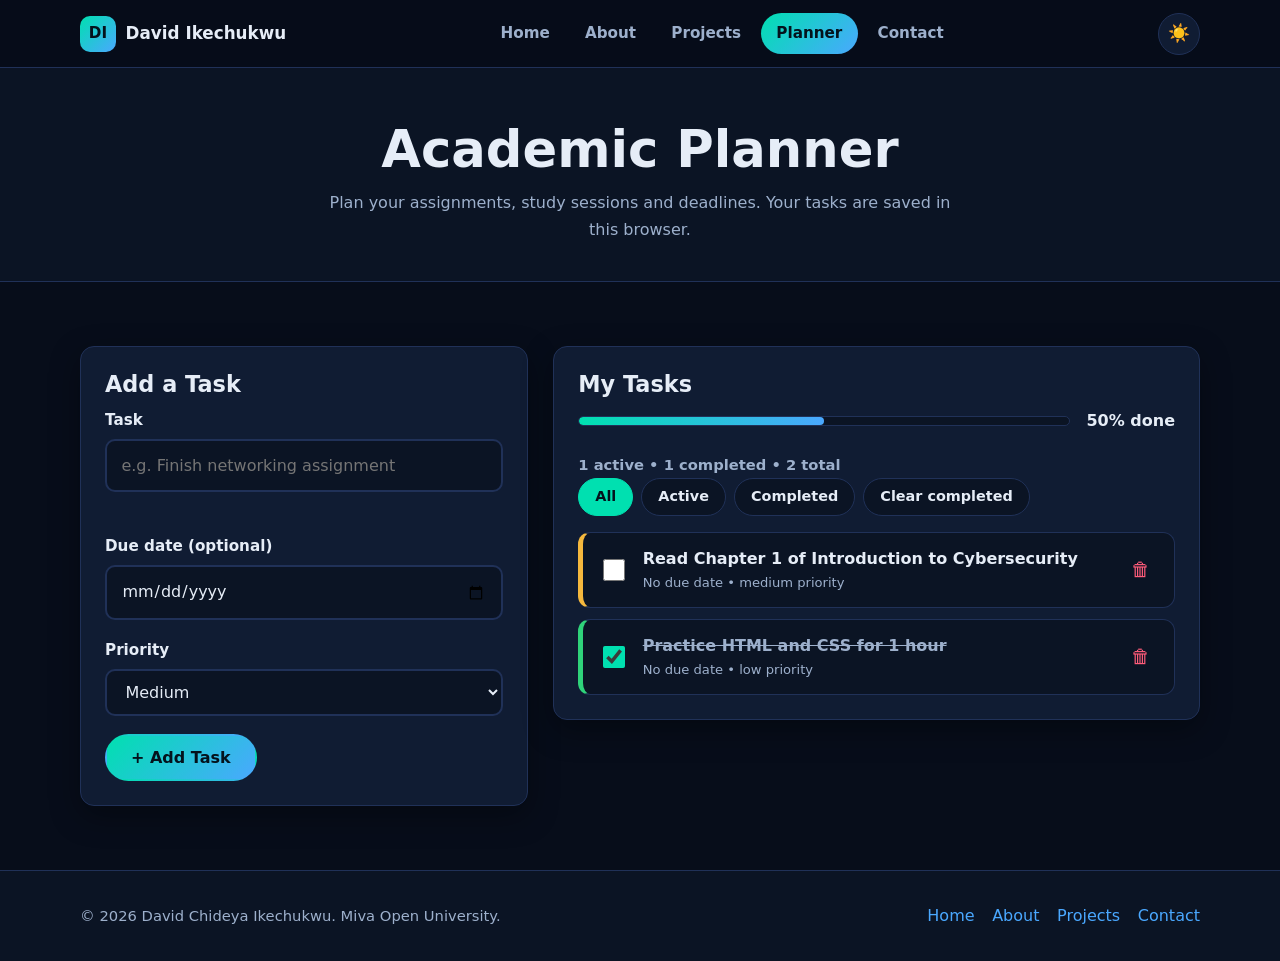
<file: planner.html>
<!DOCTYPE html>
<html lang="en" data-theme="dark">
<head>
  <meta charset="UTF-8">
  <meta name="viewport" content="width=device-width, initial-scale=1.0">
  <meta name="description" content="Interactive academic planner: add tasks, mark them completed and delete them.">
  <title>Academic Planner | David Chideya Ikechukwu</title>
  <link rel="icon" href="favicon.svg" type="image/svg+xml">
  <link rel="stylesheet" href="style.css">
  <script>
    try { document.documentElement.setAttribute("data-theme", localStorage.getItem("portfolio-theme") || "dark"); } catch (e) {}
  </script>
  <script src="main.js"></script>
  <script src="planner.js" defer></script>
</head>
<body>
  <a class="skip-link" href="#main">Skip to main content</a>

  <header class="site-header">
    <div class="container nav-bar">
      <a class="brand" href="index.html" aria-label="David Ikechukwu home">
        <div class="brand-mark">DI</div>
        <span class="brand-name">David Ikechukwu</span>
      </a>
      <nav aria-label="Main navigation">
        <ul class="nav-links" id="navLinks">
          <li><a href="index.html">Home</a></li>
          <li><a href="about.html">About</a></li>
          <li><a href="projects.html">Projects</a></li>
          <li><a href="planner.html" aria-current="page">Planner</a></li>
          <li><a href="contact.html">Contact</a></li>
        </ul>
      </nav>
      <div class="nav-actions">
        <button class="icon-btn" id="themeToggle" type="button" aria-label="Toggle dark and light mode">&#9728;&#65039;</button>
        <button class="icon-btn menu-btn" id="menuToggle" type="button" aria-label="Open menu" aria-expanded="false" aria-controls="navLinks">&#9776;</button>
      </div>
    </div>
  </header>

  <main id="main">
    <section class="page-banner">
      <div class="container">
        <h1>Academic Planner</h1>
        <p>Plan your assignments, study sessions and deadlines. Your tasks are saved in this browser.</p>
      </div>
    </section>

    <section class="section" aria-label="Task planner">
      <div class="container planner-wrap">

        <!-- ADD TASK -->
        <div class="card">
          <h2 style="font-size:1.4rem">Add a Task</h2>
          <form id="taskForm" novalidate>
            <div class="field">
              <label for="taskTitle">Task</label>
              <input type="text" id="taskTitle" name="taskTitle" placeholder="e.g. Finish networking assignment" maxlength="120" autocomplete="off">
              <span class="error-msg" id="taskError" role="alert"></span>
            </div>
            <div class="field">
              <label for="taskDue">Due date (optional)</label>
              <input type="date" id="taskDue" name="taskDue">
            </div>
            <div class="field">
              <label for="taskPriority">Priority</label>
              <select id="taskPriority" name="taskPriority">
                <option value="low">Low</option>
                <option value="medium" selected>Medium</option>
                <option value="high">High</option>
              </select>
            </div>
            <button class="btn btn-primary" type="submit">+ Add Task</button>
          </form>
        </div>

        <!-- TASK LIST -->
        <div class="card">
          <h2 style="font-size:1.4rem">My Tasks</h2>
          <div class="progress-row">
            <div class="bar" aria-hidden="true"><span id="progressFill" style="width:0"></span></div>
            <strong id="progressText">0% done</strong>
          </div>
          <p class="counter" id="taskCounter" aria-live="polite">0 active &bull; 0 completed &bull; 0 total</p>

          <div class="filters" role="group" aria-label="Filter tasks">
            <button type="button" class="filter-btn active" data-filter="all">All</button>
            <button type="button" class="filter-btn" data-filter="active">Active</button>
            <button type="button" class="filter-btn" data-filter="completed">Completed</button>
            <button type="button" class="filter-btn" id="clearCompleted">Clear completed</button>
          </div>

          <ul class="task-list" id="taskList" aria-live="polite"></ul>
        </div>

      </div>
    </section>
  </main>

  <footer class="site-footer">
    <div class="container footer-grid">
      <p>&copy; <span id="year">2026</span> David Chideya Ikechukwu. Miva Open University.</p>
      <ul class="footer-links">
        <li><a href="index.html">Home</a></li>
        <li><a href="about.html">About</a></li>
        <li><a href="projects.html">Projects</a></li>
        <li><a href="contact.html">Contact</a></li>
      </ul>
    </div>
  </footer>
</body>
</html>
</file>
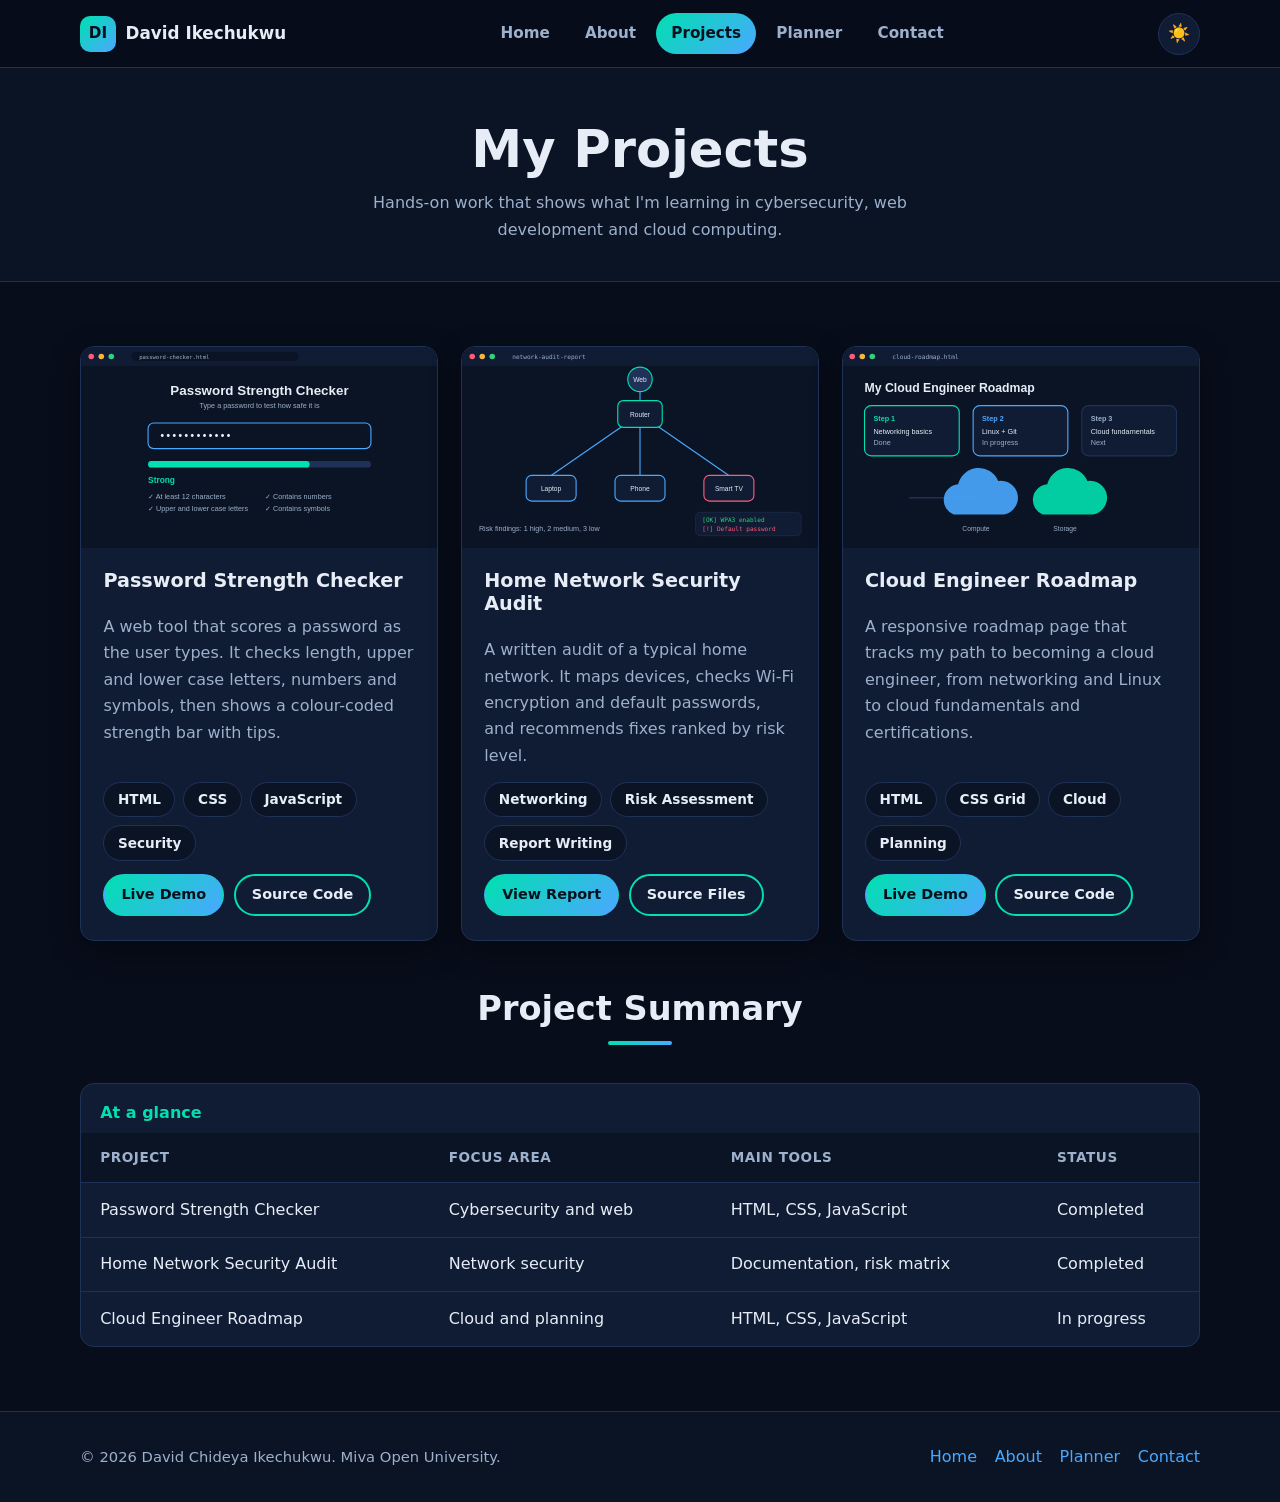
<file: projects.html>
<!DOCTYPE html>
<html lang="en" data-theme="dark">
<head>
  <meta charset="UTF-8">
  <meta name="viewport" content="width=device-width, initial-scale=1.0">
  <meta name="description" content="Projects by David Chideya Ikechukwu: a password strength checker, a home network security audit and a cloud learning roadmap.">
  <title>Projects | David Chideya Ikechukwu</title>
  <link rel="icon" href="favicon.svg" type="image/svg+xml">
  <link rel="stylesheet" href="style.css">
  <script>
    try { document.documentElement.setAttribute("data-theme", localStorage.getItem("portfolio-theme") || "dark"); } catch (e) {}
  </script>
  <script src="main.js"></script>
</head>
<body>
  <a class="skip-link" href="#main">Skip to main content</a>

  <header class="site-header">
    <div class="container nav-bar">
      <a class="brand" href="index.html" aria-label="David Ikechukwu home">
        <div class="brand-mark">DI</div>
        <span class="brand-name">David Ikechukwu</span>
      </a>
      <nav aria-label="Main navigation">
        <ul class="nav-links" id="navLinks">
          <li><a href="index.html">Home</a></li>
          <li><a href="about.html">About</a></li>
          <li><a href="projects.html" aria-current="page">Projects</a></li>
          <li><a href="planner.html">Planner</a></li>
          <li><a href="contact.html">Contact</a></li>
        </ul>
      </nav>
      <div class="nav-actions">
        <button class="icon-btn" id="themeToggle" type="button" aria-label="Toggle dark and light mode">&#9728;&#65039;</button>
        <button class="icon-btn menu-btn" id="menuToggle" type="button" aria-label="Open menu" aria-expanded="false" aria-controls="navLinks">&#9776;</button>
      </div>
    </div>
  </header>

  <main id="main">
    <section class="page-banner">
      <div class="container">
        <h1>My Projects</h1>
        <p>Hands-on work that shows what I'm learning in cybersecurity, web development and cloud computing.</p>
      </div>
    </section>

    <section class="section" aria-label="Project list">
      <div class="container">
        <div class="grid grid-3">

          <article class="card project-card reveal">
            <div class="thumb"><img src="project-password.svg" alt="Screenshot of the Password Strength Checker showing a strong password rating" loading="lazy"></div>
            <div class="project-body">
              <h3>Password Strength Checker</h3>
              <p>A web tool that scores a password as the user types. It checks length, upper and lower case letters, numbers and symbols, then shows a colour-coded strength bar with tips.</p>
              <ul class="tag-list"><li>HTML</li><li>CSS</li><li>JavaScript</li><li>Security</li></ul>
              <div class="project-links">
                <a class="btn btn-primary btn-sm" href="password-checker.html">Live Demo</a>
                <a class="btn btn-outline btn-sm" href="https://github.com/" data-repo-link="password-checker.html" target="_blank" rel="noopener noreferrer">Source Code</a>
              </div>
            </div>
          </article>

          <article class="card project-card reveal">
            <div class="thumb"><img src="project-network.svg" alt="Diagram of a home network with a router, laptop, phone and smart TV, with audit findings" loading="lazy"></div>
            <div class="project-body">
              <h3>Home Network Security Audit</h3>
              <p>A written audit of a typical home network. It maps devices, checks Wi-Fi encryption and default passwords, and recommends fixes ranked by risk level.</p>
              <ul class="tag-list"><li>Networking</li><li>Risk Assessment</li><li>Report Writing</li></ul>
              <div class="project-links">
                <a class="btn btn-primary btn-sm" href="network-audit.html">View Report</a>
                <a class="btn btn-outline btn-sm" href="https://github.com/" data-repo-link="network-audit.html" target="_blank" rel="noopener noreferrer">Source Files</a>
              </div>
            </div>
          </article>

          <article class="card project-card reveal">
            <div class="thumb"><img src="project-cloud.svg" alt="Screenshot of a cloud engineer roadmap page with three learning steps" loading="lazy"></div>
            <div class="project-body">
              <h3>Cloud Engineer Roadmap</h3>
              <p>A responsive roadmap page that tracks my path to becoming a cloud engineer, from networking and Linux to cloud fundamentals and certifications.</p>
              <ul class="tag-list"><li>HTML</li><li>CSS Grid</li><li>Cloud</li><li>Planning</li></ul>
              <div class="project-links">
                <a class="btn btn-primary btn-sm" href="cloud-roadmap.html">Live Demo</a>
                <a class="btn btn-outline btn-sm" href="https://github.com/" data-repo-link="cloud-roadmap.html" target="_blank" rel="noopener noreferrer">Source Code</a>
              </div>
            </div>
          </article>

        </div>

        <div class="section-title reveal" style="margin-top:3rem">
          <h2>Project Summary</h2>
        </div>
        <div class="table-wrap reveal">
          <table>
            <caption>At a glance</caption>
            <thead><tr><th scope="col">Project</th><th scope="col">Focus Area</th><th scope="col">Main Tools</th><th scope="col">Status</th></tr></thead>
            <tbody>
              <tr><td>Password Strength Checker</td><td>Cybersecurity and web</td><td>HTML, CSS, JavaScript</td><td>Completed</td></tr>
              <tr><td>Home Network Security Audit</td><td>Network security</td><td>Documentation, risk matrix</td><td>Completed</td></tr>
              <tr><td>Cloud Engineer Roadmap</td><td>Cloud and planning</td><td>HTML, CSS, JavaScript</td><td>In progress</td></tr>
            </tbody>
          </table>
        </div>
      </div>
    </section>
  </main>

  <footer class="site-footer">
    <div class="container footer-grid">
      <p>&copy; <span id="year">2026</span> David Chideya Ikechukwu. Miva Open University.</p>
      <ul class="footer-links">
        <li><a href="index.html">Home</a></li>
        <li><a href="about.html">About</a></li>
        <li><a href="planner.html">Planner</a></li>
        <li><a href="contact.html">Contact</a></li>
      </ul>
    </div>
  </footer>
</body>
</html>
</file>
<file: style.css>
/* ==========================================================
   David Chideya Ikechukwu - Student Portfolio
   External stylesheet: theme variables, Flexbox + Grid,
   responsive layout, transitions and animations.
   ========================================================== */

/* ---------- Theme colours (dark is the default) ---------- */
:root {
  --bg: #070d1a;
  --bg-alt: #0b1424;
  --card: #101c33;
  --text: #e6edf7;
  --muted: #9db0cc;
  --accent: #00e0b0;
  --accent-2: #4aa8ff;
  --accent-text: #04121c;
  --border: #203158;
  --danger: #ff5c7a;
  --success: #2fd37a;
  --shadow: 0 10px 30px rgba(0, 0, 0, 0.35);
  --radius: 14px;
  --header-h: 68px;
}

:root[data-theme="light"] {
  --bg: #f4f8fd;
  --bg-alt: #e8f0fa;
  --card: #ffffff;
  --text: #0f1b33;
  --muted: #4a5d7d;
  --accent: #007a62;
  --accent-2: #1560c9;
  --accent-text: #ffffff;
  --border: #d0dcee;
  --danger: #c4264a;
  --success: #12804a;
  --shadow: 0 10px 28px rgba(20, 50, 100, 0.12);
}

/* ---------- Base ---------- */
*,
*::before,
*::after { box-sizing: border-box; }

html { scroll-behavior: smooth; }

body {
  margin: 0;
  font-family: "Segoe UI", system-ui, -apple-system, Roboto, "Helvetica Neue", Arial, sans-serif;
  line-height: 1.65;
  color: var(--text);
  background: var(--bg);
  transition: background 0.35s ease, color 0.35s ease;
}

img, video { max-width: 100%; display: block; }

a { color: var(--accent-2); text-decoration: none; transition: color 0.2s; }
a:hover { color: var(--accent); }

h1, h2, h3 { line-height: 1.2; margin: 0 0 0.6rem; }
h1 { font-size: clamp(2rem, 5vw, 3.2rem); }
h2 { font-size: clamp(1.5rem, 3.4vw, 2.1rem); }
h3 { font-size: 1.2rem; }
p { margin: 0 0 1rem; }

.container { width: min(1120px, 92%); margin-inline: auto; }
.section { padding: 4rem 0; }
.section.alt { background: var(--bg-alt); }

.section-title { text-align: center; margin-bottom: 2.4rem; }
.section-title p { color: var(--muted); max-width: 620px; margin: 0.4rem auto 0; }
.section-title h2::after {
  content: "";
  display: block;
  width: 64px;
  height: 4px;
  margin: 0.7rem auto 0;
  border-radius: 4px;
  background: linear-gradient(90deg, var(--accent), var(--accent-2));
}

.skip-link {
  position: absolute; left: -999px; top: 0;
  background: var(--accent); color: var(--accent-text);
  padding: 0.6rem 1rem; z-index: 200;
}
.skip-link:focus { left: 0; }

:focus-visible { outline: 3px solid var(--accent-2); outline-offset: 3px; }

/* ---------- Header / Navigation (Flexbox) ---------- */
.site-header {
  position: sticky; top: 0; z-index: 100;
  height: var(--header-h);
  background: color-mix(in srgb, var(--bg) 88%, transparent);
  backdrop-filter: blur(10px);
  border-bottom: 1px solid var(--border);
}
.nav-bar {
  height: 100%;
  display: flex; align-items: center; justify-content: space-between; gap: 1rem;
}
.brand {
  display: flex; align-items: center; gap: 0.6rem;
  font-weight: 700; color: var(--text); font-size: 1.05rem;
}
.brand-mark {
  width: 36px; height: 36px; border-radius: 10px;
  display: grid; place-items: center;
  background: linear-gradient(135deg, var(--accent), var(--accent-2));
  color: var(--accent-text); font-weight: 800; font-size: 0.95rem;
}
.nav-links {
  display: flex; align-items: center; gap: 0.3rem;
  list-style: none; margin: 0; padding: 0;
}
.nav-links a {
  display: block; padding: 0.5rem 0.95rem; border-radius: 999px;
  color: var(--muted); font-weight: 600; font-size: 0.95rem;
  transition: background 0.25s, color 0.25s, transform 0.25s;
}
.nav-links a:hover { color: var(--text); background: var(--card); transform: translateY(-2px); }
.nav-links a[aria-current="page"] {
  color: var(--accent-text);
  background: linear-gradient(135deg, var(--accent), var(--accent-2));
}
.nav-actions { display: flex; align-items: center; gap: 0.5rem; }

.icon-btn {
  width: 42px; height: 42px; border-radius: 50%;
  border: 1px solid var(--border); background: var(--card); color: var(--text);
  font-size: 1.1rem; cursor: pointer;
  display: grid; place-items: center;
  transition: transform 0.3s, background 0.3s, border-color 0.3s;
}
.icon-btn:hover { transform: rotate(18deg) scale(1.08); border-color: var(--accent); }
.menu-btn { display: none; }

/* ---------- Buttons ---------- */
.btn {
  display: inline-block; cursor: pointer; border: 2px solid transparent;
  padding: 0.75rem 1.5rem; border-radius: 999px; font-weight: 700; font-size: 1rem;
  font-family: inherit;
  transition: transform 0.25s, box-shadow 0.25s, background 0.25s, color 0.25s;
}
.btn:hover { transform: translateY(-3px); box-shadow: var(--shadow); }
.btn-primary {
  color: var(--accent-text);
  background: linear-gradient(135deg, var(--accent), var(--accent-2));
}
.btn-primary:hover { color: var(--accent-text); }
.btn-outline { color: var(--text); border-color: var(--accent); background: transparent; }
.btn-outline:hover { background: var(--accent); color: var(--accent-text); }
.btn-sm { padding: 0.45rem 1rem; font-size: 0.9rem; }

/* ---------- Hero (Grid) ---------- */
.hero { padding: 4.5rem 0 4rem; position: relative; overflow: hidden; }
.hero::before {
  content: ""; position: absolute; inset: -20% -10% auto auto;
  width: 520px; height: 520px; border-radius: 50%;
  background: radial-gradient(circle, color-mix(in srgb, var(--accent) 28%, transparent), transparent 70%);
  animation: float 9s ease-in-out infinite; pointer-events: none;
}
.hero-grid {
  position: relative;
  display: grid; grid-template-columns: 1.2fr 0.8fr; align-items: center; gap: 3rem;
}
.eyebrow {
  display: inline-block; font-family: "Consolas", "Courier New", monospace;
  color: var(--accent); font-size: 0.95rem; margin-bottom: 0.8rem;
}
.hero h1 .grad {
  background: linear-gradient(90deg, var(--accent), var(--accent-2));
  -webkit-background-clip: text; background-clip: text; color: transparent;
}
.typing { color: var(--accent); font-family: "Consolas", "Courier New", monospace; font-size: 1.25rem; min-height: 1.9rem; }
.typing::after { content: "|"; margin-left: 2px; animation: blink 1s steps(1) infinite; }
.hero-text p.lead { color: var(--muted); font-size: 1.08rem; max-width: 560px; }
.hero-cta { display: flex; flex-wrap: wrap; gap: 0.8rem; margin-top: 1.4rem; }

.photo-frame {
  position: relative; width: min(360px, 82%); margin-inline: auto;
  border-radius: 24px; padding: 8px;
  background: linear-gradient(135deg, var(--accent), var(--accent-2));
  box-shadow: var(--shadow);
  animation: float 7s ease-in-out infinite;
}
.photo-frame img { border-radius: 18px; width: 100%; height: auto; aspect-ratio: 3 / 3.6; object-fit: cover; object-position: center top; background: #fff; }
.photo-badge {
  position: absolute; left: -14px; bottom: 22px;
  background: var(--card); border: 1px solid var(--border); color: var(--text);
  padding: 0.5rem 0.9rem; border-radius: 12px; font-size: 0.85rem; font-weight: 600;
  box-shadow: var(--shadow);
}

/* ---------- Cards and grids ---------- */
.grid { display: grid; gap: 1.4rem; }
.grid-3 { grid-template-columns: repeat(3, 1fr); }
.grid-2 { grid-template-columns: repeat(2, 1fr); }

.card {
  background: var(--card); border: 1px solid var(--border);
  border-radius: var(--radius); padding: 1.5rem; box-shadow: var(--shadow);
  transition: transform 0.3s, border-color 0.3s;
}
.card:hover { transform: translateY(-6px); border-color: var(--accent); }
.card .icon { font-size: 1.8rem; margin-bottom: 0.5rem; }
.card p { color: var(--muted); margin-bottom: 0; }

.stats { display: grid; grid-template-columns: repeat(4, 1fr); gap: 1rem; margin-top: 2.4rem; }
.stat { text-align: center; padding: 1.2rem; border-radius: var(--radius); background: var(--card); border: 1px solid var(--border); }
.stat strong { display: block; font-size: 1.9rem; color: var(--accent); }
.stat span { color: var(--muted); font-size: 0.9rem; }

/* ---------- Page banner ---------- */
.page-banner { padding: 3.2rem 0 2.4rem; text-align: center; background: var(--bg-alt); border-bottom: 1px solid var(--border); }
.page-banner p { color: var(--muted); max-width: 640px; margin: 0.4rem auto 0; }

/* ---------- Lists ---------- */
.check-list { list-style: none; padding: 0; margin: 0; }
.check-list li { position: relative; padding-left: 1.7rem; margin-bottom: 0.55rem; color: var(--muted); }
.check-list li::before { content: "\2713"; position: absolute; left: 0; color: var(--accent); font-weight: 800; }
.tag-list { list-style: none; padding: 0; margin: 0; display: flex; flex-wrap: wrap; gap: 0.5rem; }
.tag-list li {
  padding: 0.35rem 0.85rem; border-radius: 999px; font-size: 0.85rem; font-weight: 600;
  border: 1px solid var(--border); background: var(--bg-alt); color: var(--text);
  transition: transform 0.2s, border-color 0.2s;
}
.tag-list li:hover { transform: translateY(-2px); border-color: var(--accent); }

/* ---------- Tables ---------- */
.table-wrap { overflow-x: auto; border-radius: var(--radius); border: 1px solid var(--border); background: var(--card); }
table { width: 100%; border-collapse: collapse; min-width: 520px; }
caption { text-align: left; padding: 1rem 1.2rem 0.4rem; font-weight: 700; color: var(--accent); }
th, td { padding: 0.85rem 1.2rem; text-align: left; border-bottom: 1px solid var(--border); }
th { background: var(--bg-alt); font-size: 0.85rem; text-transform: uppercase; letter-spacing: 0.04em; color: var(--muted); }
tbody tr { transition: background 0.2s; }
tbody tr:hover { background: var(--bg-alt); }
tbody tr:last-child td { border-bottom: 0; }

/* ---------- Skill bars ---------- */
.skill { margin-bottom: 1.1rem; }
.skill-head { display: flex; justify-content: space-between; font-weight: 600; font-size: 0.95rem; margin-bottom: 0.35rem; }
.bar { height: 10px; border-radius: 999px; background: var(--bg-alt); border: 1px solid var(--border); overflow: hidden; }
.bar span {
  display: block; height: 100%; width: 0; border-radius: 999px;
  background: linear-gradient(90deg, var(--accent), var(--accent-2));
  transition: width 1.2s cubic-bezier(.2, .8, .2, 1);
}

/* ---------- Timeline ---------- */
.timeline { list-style: none; margin: 0; padding: 0 0 0 1.4rem; border-left: 3px solid var(--border); }
.timeline li { position: relative; padding: 0 0 1.4rem 1.2rem; }
.timeline li::before {
  content: ""; position: absolute; left: -2.02rem; top: 0.35rem;
  width: 14px; height: 14px; border-radius: 50%; background: var(--accent); box-shadow: 0 0 0 4px var(--bg);
}
.timeline strong { display: block; }
.timeline span { color: var(--muted); font-size: 0.92rem; }

/* ---------- Media ---------- */
.media-grid { display: grid; grid-template-columns: 1.4fr 1fr; gap: 1.6rem; align-items: start; }
.media-box { background: var(--card); border: 1px solid var(--border); border-radius: var(--radius); padding: 1rem; box-shadow: var(--shadow); }
.media-box video { width: 100%; border-radius: 10px; background: #000; }
.media-box audio { width: 100%; margin-top: 0.6rem; }
.media-box h3 { margin-bottom: 0.4rem; }
.media-box p { color: var(--muted); font-size: 0.95rem; }
figure { margin: 0; }
figcaption { color: var(--muted); font-size: 0.85rem; margin-top: 0.5rem; }

/* ---------- Projects ---------- */
.project-card { padding: 0; overflow: hidden; display: flex; flex-direction: column; }
.project-card img { width: 100%; aspect-ratio: 16 / 9; object-fit: cover; transition: transform 0.5s; }
.project-card:hover img { transform: scale(1.05); }
.project-card .thumb { overflow: hidden; }
.project-body { padding: 1.3rem 1.4rem 1.5rem; display: flex; flex-direction: column; gap: 0.8rem; flex: 1; }
.project-body .tag-list { margin-top: auto; }
.project-links { display: flex; gap: 0.6rem; flex-wrap: wrap; }

/* ---------- Planner ---------- */
.planner-wrap { display: grid; grid-template-columns: 0.9fr 1.3fr; gap: 1.6rem; align-items: start; }
.field { display: flex; flex-direction: column; gap: 0.4rem; margin-bottom: 1.1rem; }
label { font-weight: 600; font-size: 0.95rem; }
input, textarea, select {
  width: 100%; font: inherit; color: var(--text);
  background: var(--bg-alt); border: 2px solid var(--border);
  border-radius: 10px; padding: 0.7rem 0.9rem;
  transition: border-color 0.25s, box-shadow 0.25s;
}
input:focus, textarea:focus, select:focus {
  outline: none; border-color: var(--accent-2);
  box-shadow: 0 0 0 4px color-mix(in srgb, var(--accent-2) 22%, transparent);
}
textarea { resize: vertical; min-height: 140px; }
.field.invalid input, .field.invalid textarea { border-color: var(--danger); }
.field.valid input, .field.valid textarea { border-color: var(--success); }
.error-msg { color: var(--danger); font-size: 0.85rem; min-height: 1.1rem; }

.filters { display: flex; flex-wrap: wrap; gap: 0.5rem; margin-bottom: 1rem; }
.filter-btn {
  border: 1px solid var(--border); background: var(--bg-alt); color: var(--text);
  padding: 0.4rem 1rem; border-radius: 999px; cursor: pointer; font: inherit; font-weight: 600; font-size: 0.9rem;
  transition: background 0.2s, color 0.2s, transform 0.2s;
}
.filter-btn:hover { transform: translateY(-2px); }
.filter-btn.active { background: var(--accent); color: var(--accent-text); border-color: var(--accent); }

.task-list { list-style: none; margin: 0; padding: 0; display: flex; flex-direction: column; gap: 0.7rem; }
.task {
  display: flex; align-items: center; gap: 0.9rem;
  background: var(--bg-alt); border: 1px solid var(--border); border-left: 5px solid var(--accent-2);
  border-radius: 12px; padding: 0.8rem 1rem;
  animation: slideIn 0.35s ease both; transition: opacity 0.3s, transform 0.3s;
}
.task.priority-high { border-left-color: var(--danger); }
.task.priority-medium { border-left-color: #f5b83d; }
.task.priority-low { border-left-color: var(--success); }
.task input[type="checkbox"] { width: 22px; height: 22px; accent-color: var(--accent); cursor: pointer; flex: none; }
.task-info { flex: 1; min-width: 0; }
.task-title { font-weight: 600; word-wrap: break-word; }
.task-meta { color: var(--muted); font-size: 0.82rem; }
.task.done .task-title { text-decoration: line-through; color: var(--muted); }
.task.done { opacity: 0.7; }
.task.removing { opacity: 0; transform: translateX(30px); }
.delete-btn {
  border: 0; background: transparent; color: var(--danger); font-size: 1.2rem; cursor: pointer;
  padding: 0.3rem 0.5rem; border-radius: 8px; transition: background 0.2s, transform 0.2s;
}
.delete-btn:hover { background: color-mix(in srgb, var(--danger) 18%, transparent); transform: scale(1.15); }
.empty-state { text-align: center; color: var(--muted); padding: 2rem 1rem; border: 2px dashed var(--border); border-radius: 12px; }
.progress-row { display: flex; align-items: center; gap: 1rem; margin-bottom: 1.2rem; flex-wrap: wrap; }
.progress-row .bar { flex: 1; min-width: 160px; }
.counter { color: var(--muted); font-size: 0.92rem; font-weight: 600; }

/* ---------- Contact ---------- */
.contact-wrap { display: grid; grid-template-columns: 0.8fr 1.2fr; gap: 1.6rem; align-items: start; }
.contact-list { list-style: none; padding: 0; margin: 0; }
.contact-list li { display: flex; gap: 0.9rem; align-items: flex-start; margin-bottom: 1.1rem; }
.contact-list .ci {
  flex: none; width: 42px; height: 42px; border-radius: 12px; display: grid; place-items: center;
  background: var(--bg-alt); border: 1px solid var(--border); font-size: 1.15rem;
}
.contact-list small { display: block; color: var(--muted); }
.form-status { margin-top: 1rem; padding: 0.9rem 1rem; border-radius: 10px; font-weight: 600; display: none; }
.form-status.show { display: block; animation: slideIn 0.35s ease both; }
.form-status.ok { background: color-mix(in srgb, var(--success) 18%, transparent); color: var(--success); border: 1px solid var(--success); }
.form-status.bad { background: color-mix(in srgb, var(--danger) 16%, transparent); color: var(--danger); border: 1px solid var(--danger); }

/* ---------- Footer ---------- */
.site-footer { border-top: 1px solid var(--border); background: var(--bg-alt); padding: 2rem 0; margin-top: 0; }
.footer-grid { display: flex; justify-content: space-between; align-items: center; gap: 1rem; flex-wrap: wrap; }
.footer-grid p { margin: 0; color: var(--muted); font-size: 0.92rem; }
.footer-links { list-style: none; margin: 0; padding: 0; display: flex; gap: 1.1rem; flex-wrap: wrap; }

/* ---------- Scroll reveal ---------- */
.reveal { opacity: 0; transform: translateY(26px); transition: opacity 0.7s ease, transform 0.7s ease; }
.reveal.visible { opacity: 1; transform: none; }

/* ---------- Animations ---------- */
@keyframes float { 0%, 100% { transform: translateY(0); } 50% { transform: translateY(-14px); } }
@keyframes blink { 50% { opacity: 0; } }
@keyframes slideIn { from { opacity: 0; transform: translateY(10px); } to { opacity: 1; transform: none; } }

@media (prefers-reduced-motion: reduce) {
  *, *::before, *::after { animation: none !important; transition: none !important; }
  .reveal { opacity: 1; transform: none; }
}

/* ---------- Responsive ---------- */
@media (max-width: 900px) {
  .hero-grid, .media-grid, .planner-wrap, .contact-wrap { grid-template-columns: 1fr; }
  .grid-3 { grid-template-columns: repeat(2, 1fr); }
  .stats { grid-template-columns: repeat(2, 1fr); }
  .hero-text { order: 2; text-align: center; }
  .hero-text p.lead { margin-inline: auto; }
  .hero-cta { justify-content: center; }
  .photo-frame { order: 1; width: min(280px, 70%); }
}

@media (max-width: 760px) {
  .menu-btn { display: grid; }
  .nav-links {
    position: absolute; top: var(--header-h); left: 0; right: 0;
    flex-direction: column; align-items: stretch; gap: 0.3rem;
    background: var(--bg); border-bottom: 1px solid var(--border);
    padding: 0.8rem 4%; display: none;
  }
  .nav-links.open { display: flex; animation: slideIn 0.3s ease both; }
  .nav-links a { text-align: center; }
}

@media (max-width: 600px) {
  .grid-3, .grid-2 { grid-template-columns: 1fr; }
  .section { padding: 3rem 0; }
  .brand span.brand-name { display: none; }
  .footer-grid { flex-direction: column; text-align: center; }
}

/* ==========================================================
   Extra styles: project demo pages, back-to-top, overdue tasks
   ========================================================== */
:root { --warn: #f5b83d; }
:root[data-theme="light"] { --warn: #946200; }

.demo-grid { display: grid; grid-template-columns: 1.1fr 0.9fr; gap: 1.6rem; align-items: start; }
.demo-note { color: var(--muted); font-size: 0.9rem; margin-top: 1rem; }

.pw-input { display: flex; gap: 0.6rem; }
.pw-input input { flex: 1; font-family: "Consolas", "Courier New", monospace; font-size: 1.05rem; }
.meter { height: 14px; border-radius: 999px; background: var(--bg-alt); border: 1px solid var(--border); overflow: hidden; margin: 1rem 0 0.5rem; }
.meter span { display: block; height: 100%; width: 0; border-radius: 999px; background: var(--danger); transition: width 0.4s ease, background 0.4s ease; }
.meter-label { font-weight: 700; font-size: 1.1rem; }
.criteria { list-style: none; padding: 0; margin: 1rem 0 0; display: grid; gap: 0.5rem; }
.criteria li { position: relative; padding-left: 1.8rem; color: var(--muted); transition: color 0.2s; }
.criteria li::before { content: "\2717"; position: absolute; left: 0; color: var(--danger); font-weight: 800; }
.criteria li.ok { color: var(--text); }
.criteria li.ok::before { content: "\2713"; color: var(--success); }
.mini-stats { display: grid; grid-template-columns: repeat(3, 1fr); gap: 0.8rem; margin-top: 1.2rem; }
.mini-stats div { background: var(--bg-alt); border: 1px solid var(--border); border-radius: 12px; padding: 0.8rem; text-align: center; }
.mini-stats strong { display: block; color: var(--accent); font-size: 1.1rem; word-break: break-word; }
.mini-stats span { font-size: 0.8rem; color: var(--muted); }

.badge { display: inline-block; padding: 0.15rem 0.7rem; border-radius: 999px; font-size: 0.75rem; font-weight: 700; text-transform: uppercase; letter-spacing: 0.03em; }
.sev-high { background: color-mix(in srgb, var(--danger) 18%, transparent); color: var(--danger); }
.sev-medium { background: color-mix(in srgb, var(--warn) 22%, transparent); color: var(--warn); }
.sev-low { background: color-mix(in srgb, var(--success) 18%, transparent); color: var(--success); }
.score { font-size: 3.2rem; font-weight: 800; line-height: 1; color: var(--accent); }
.finding { background: var(--bg-alt); border: 1px solid var(--border); border-radius: 12px; padding: 0 1rem; margin-bottom: 0.8rem; list-style: none; }
.finding summary { cursor: pointer; padding: 0.85rem 0; display: flex; gap: 0.7rem; align-items: center; flex-wrap: wrap; font-weight: 600; }
.finding.fixed .f-title { text-decoration: line-through; color: var(--muted); }
.finding .f-body { padding: 0 0 1rem; color: var(--muted); }
.finding .f-body p { margin-bottom: 0.6rem; }
.finding label { display: inline-flex; gap: 0.5rem; align-items: center; font-weight: 600; color: var(--text); cursor: pointer; }
.finding input[type="checkbox"] { width: 20px; height: 20px; accent-color: var(--accent); }
.findings-list { padding: 0; margin: 1rem 0 0; }

.roadmap { display: grid; gap: 1.2rem; }
.rm-step { background: var(--card); border: 1px solid var(--border); border-radius: var(--radius); padding: 1.3rem 1.5rem; box-shadow: var(--shadow); transition: border-color 0.3s; }
.rm-step.complete { border-color: var(--success); }
.rm-head { display: flex; justify-content: space-between; gap: 1rem; flex-wrap: wrap; align-items: baseline; }
.rm-head h3 { margin: 0; }
.rm-count { color: var(--muted); font-size: 0.9rem; font-weight: 600; }
.rm-desc { color: var(--muted); margin: 0.3rem 0 0; }
.rm-topics { list-style: none; padding: 0; margin: 0.9rem 0 0; display: grid; grid-template-columns: repeat(2, 1fr); gap: 0.6rem; }
.rm-topics label { display: flex; gap: 0.6rem; align-items: center; font-weight: 500; cursor: pointer; }
.rm-topics input { width: 20px; height: 20px; accent-color: var(--accent); flex: none; }

.back-top {
  position: fixed; right: 18px; bottom: 18px; width: 46px; height: 46px; border-radius: 50%;
  border: 0; cursor: pointer; font-size: 1.2rem; font-weight: 800; z-index: 90;
  background: linear-gradient(135deg, var(--accent), var(--accent-2)); color: var(--accent-text);
  box-shadow: var(--shadow); opacity: 0; visibility: hidden; transform: translateY(10px);
  transition: opacity 0.3s, transform 0.3s, visibility 0.3s;
}
.back-top.show { opacity: 1; visibility: visible; transform: none; }
.task.overdue .task-meta { color: var(--danger); font-weight: 700; }

@media (max-width: 900px) { .demo-grid { grid-template-columns: 1fr; } }
@media (max-width: 600px) { .rm-topics, .mini-stats { grid-template-columns: 1fr; } }
</file>
